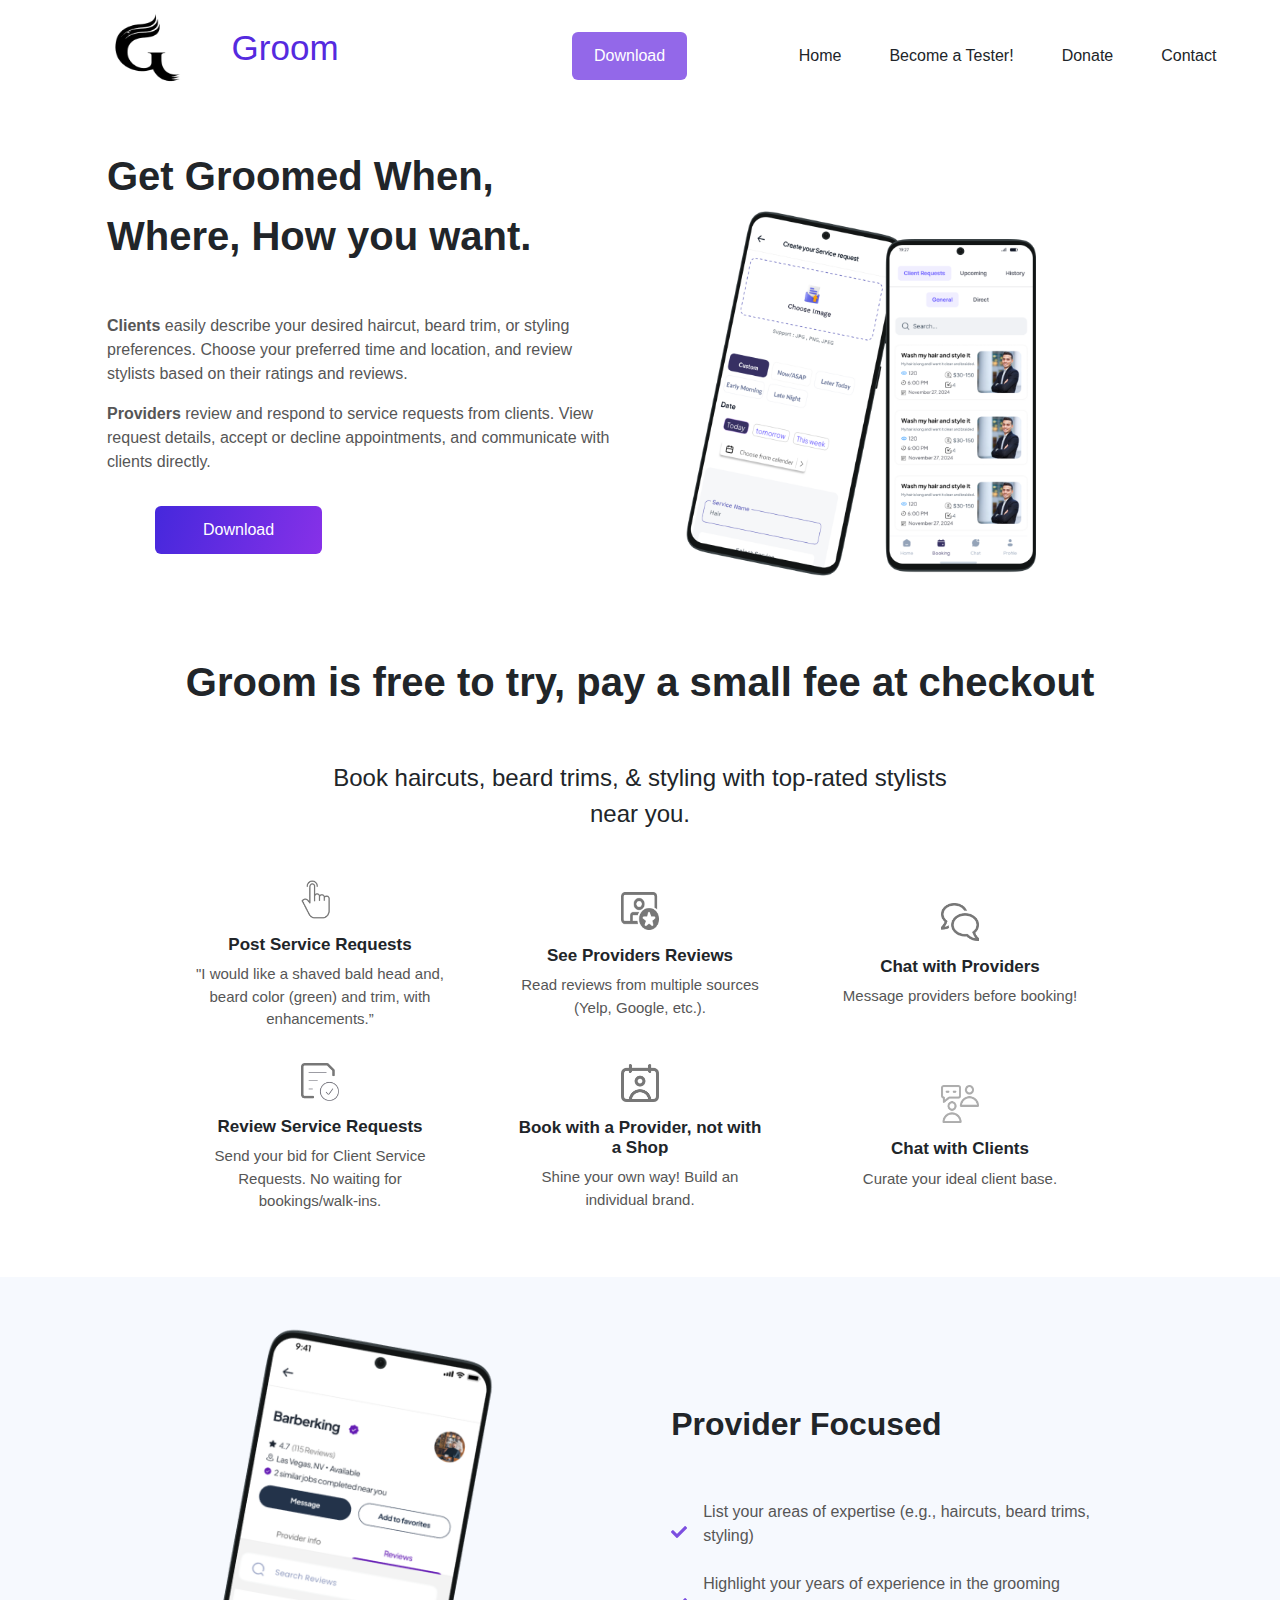
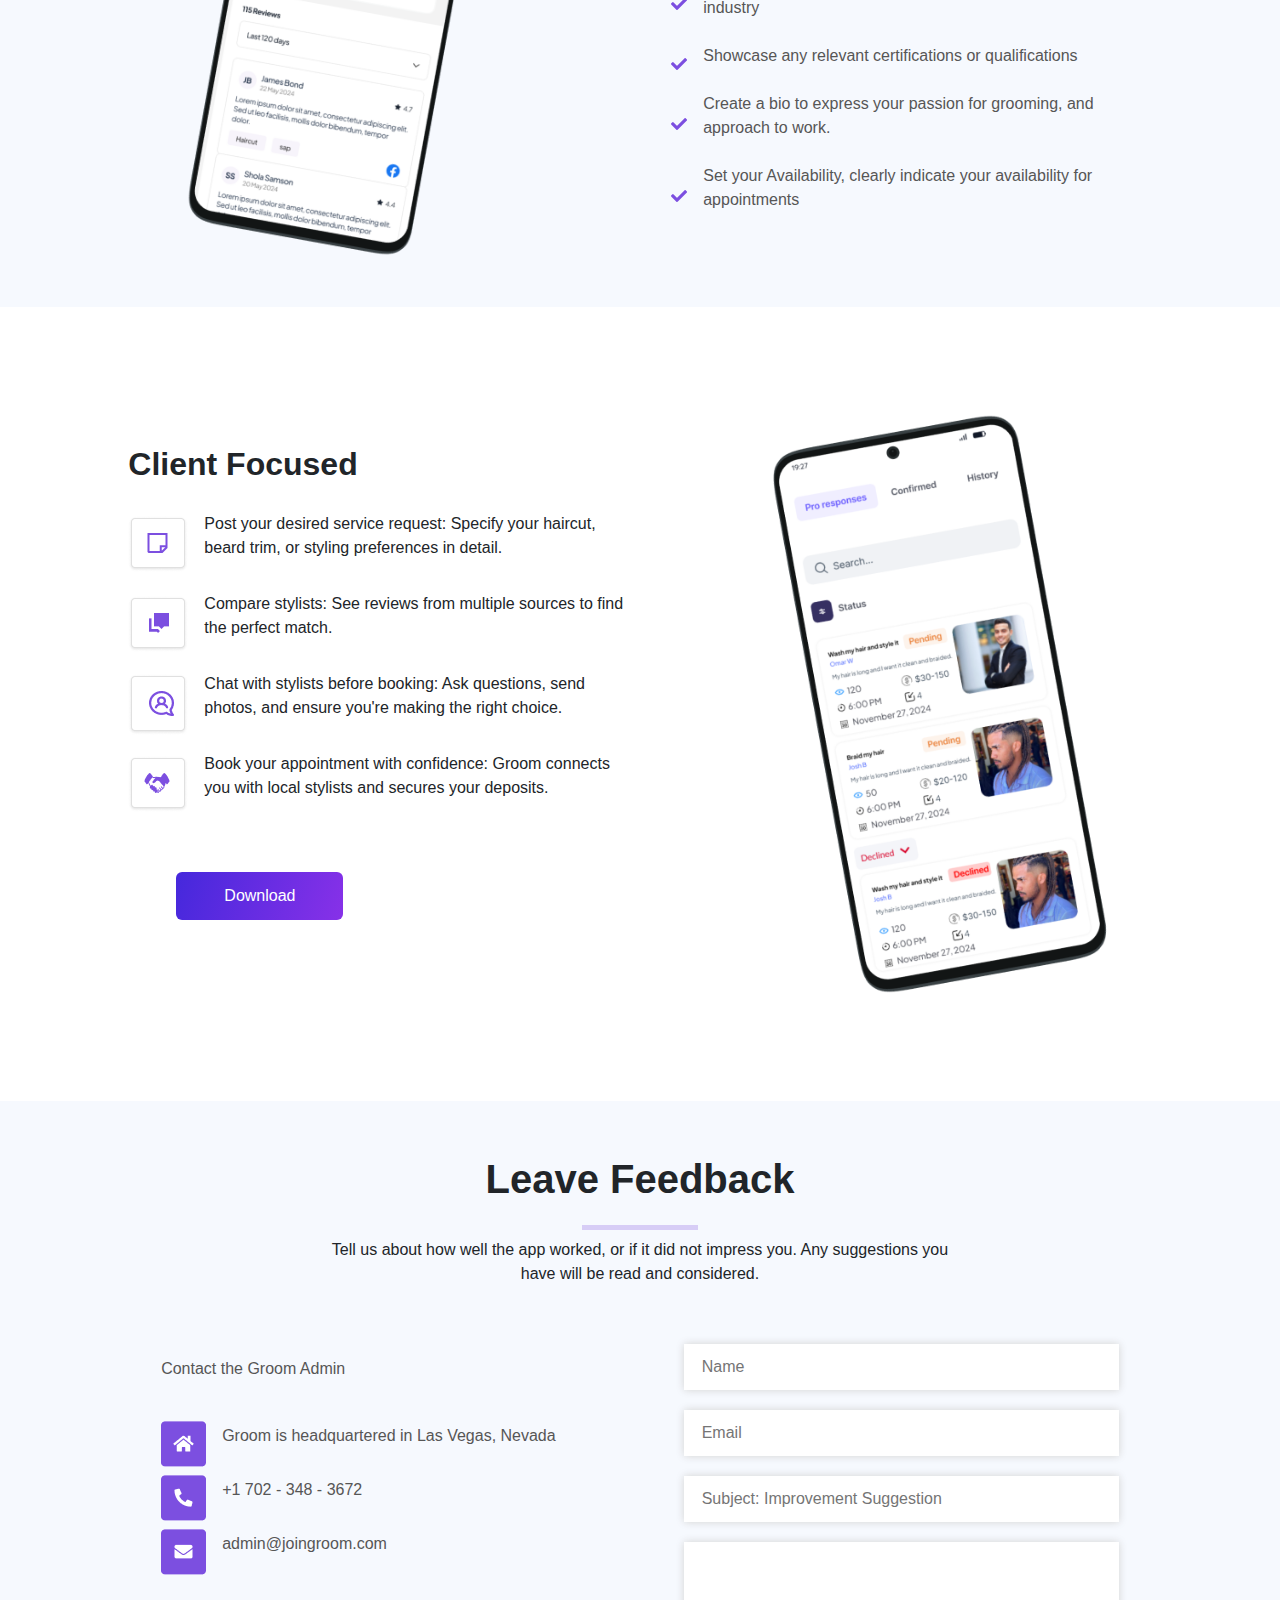
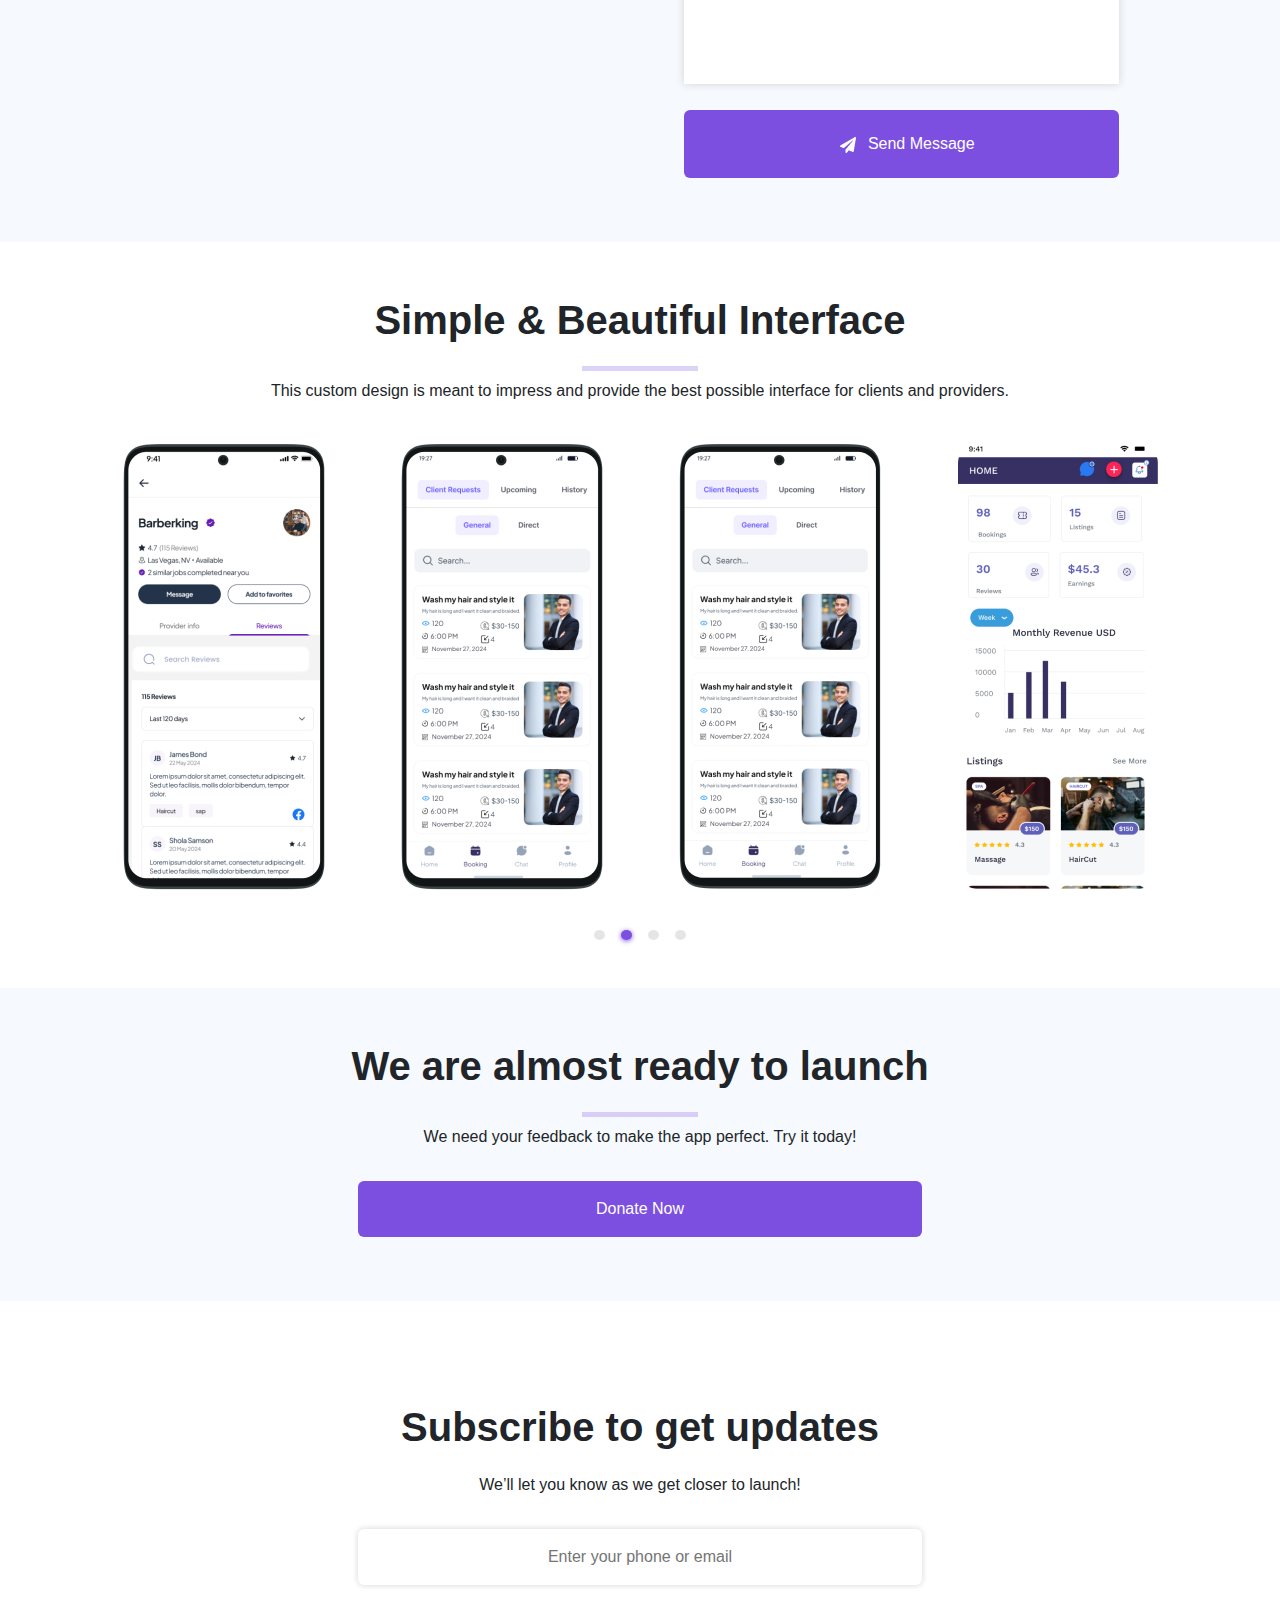
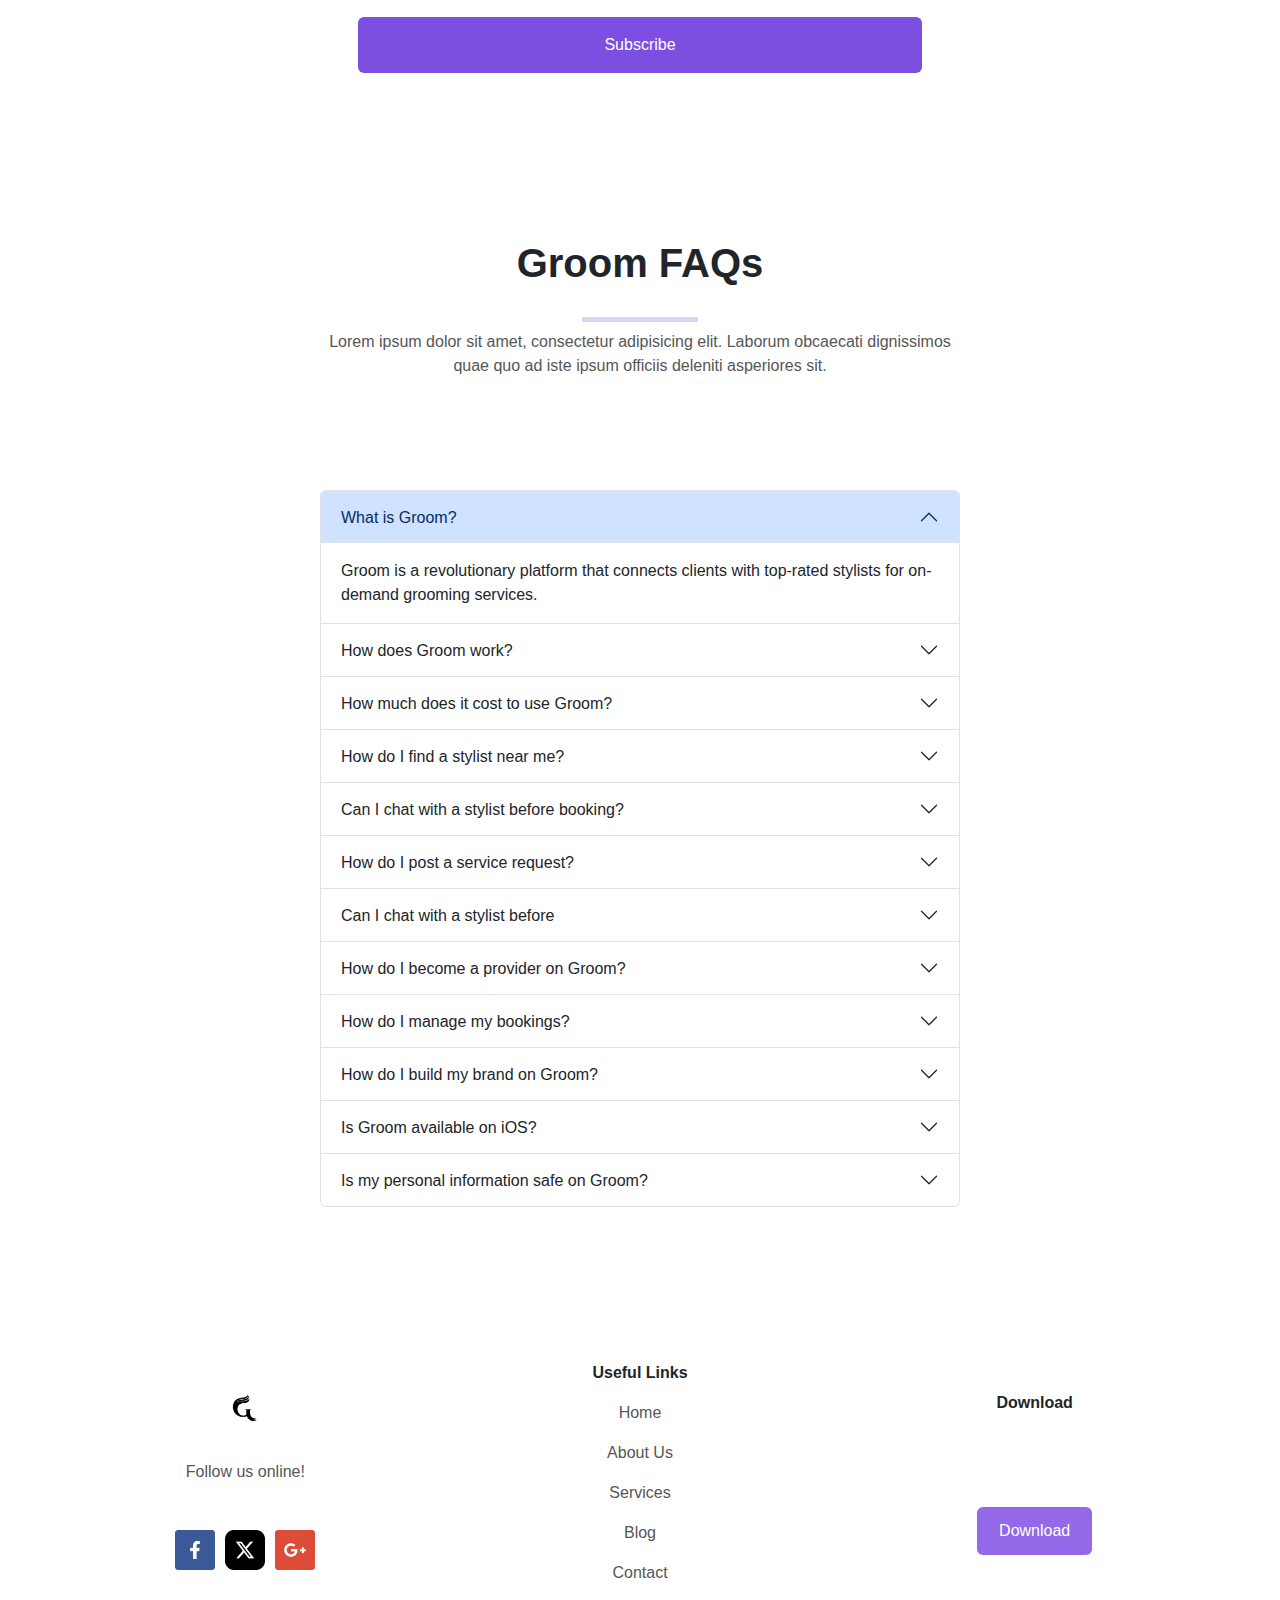
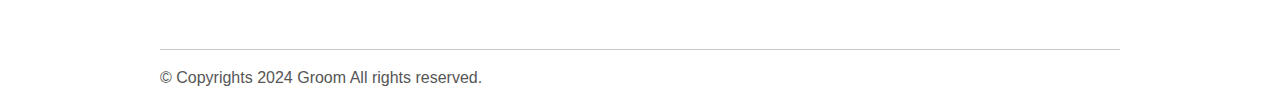
<file: index.html>
<!DOCTYPE html>
<html lang="en">

<head>
    <meta charset="UTF-8">
    <meta name="viewport" content="width=device-width, initial-scale=1.0">
    
    <link href="https://cdn.jsdelivr.net/npm/bootstrap@5.3.3/dist/css/bootstrap.min.css" rel="stylesheet"
        integrity="sha384-QWTKZyjpPEjISv5WaRU9OFeRpok6YctnYmDr5pNlyT2bRjXh0JMhjY6hW+ALEwIH" crossorigin="anonymous">
        <link rel="stylesheet" href="style.css">
    <title>Document</title>
</head>

<body>
    <nav class="d-flex justify-content-evenly align-items-center my-2">
        <div class="d-flex align-items-center" style="width: 31%;">
        <img src="./asset/logo.png" alt="logo" width="168" height="95">
        <p class="groom" >Groom</p>
    </div>
        <button class="my-3 mx-5 rounded" style=" padding: 12px 22px; border: 0; color: white; background: linear-gradient(0deg, #9368E9, #9368E9);
" type="submit">Download</button>
        <div class="d-flex gap-5" id="">
            <a class="nav-link text-dark " href="#">Home</a>

            <a class="nav-link text-dark " href="/tester.html">Become a Tester!</a>

            <a class="nav-link text-dark " href="/donation.html">Donate</a>

            <a class="nav-link text-dark " href="#">Contact</a>


        </div>
    </nav>

   

    <div style="gap: 5%;" class="mb-5 d-flex justify-content-center align-items-center">
        <div style="width: 40%;">
        <p class="fw-bold fs-1  mb-5">Get Groomed When, Where, How you want.</p>
        <p class="my-3" style="color: #565656;"><b>Clients</b> easily describe your desired haircut, beard trim, or styling preferences. Choose your preferred time and location, and review stylists based on their ratings and reviews.</p>
        <p class="my-3" style="color: #565656;"><b>Providers</b> review and respond to service requests from clients. View request details, accept or decline appointments, and communicate with clients directly.</p>
        <button class="my-3 mx-5 px-5 rounded" style=" padding: 12px 12px; border: 0; color: white; background: linear-gradient(287.73deg, #8731E8 0%, #4528DC 100%);">Download</button>

    </div>
    <div>
        <img src='./asset/thumb-1.png'  style='width: 72%; max-width: 100%'/>
    </div>
    </div>

    <p class="text-center fs-1 mt-5 fw-bold">Groom is free to try, pay a small fee at checkout</p>

    <p class="text-center m-auto my-5 fs-4 w-50">Book haircuts, beard trims, & styling with top-rated stylists near you.</p>

    <div class="w-75 my-5 m-auto d-flex align-items-center flex-wrap gap-3 justify-content-evenly">
        <div class="card" style="width: 18rem;">
            <img class="card-imgs" src="./asset/vector/Component 4.png" alt="Card image cap">
            <div class="card-body">
              <h5 class="card-title">Post Service Requests</h5>
              <p class="card-text">"I would like a shaved bald head and, beard color (green) and trim, with enhancements.”</p>
            </div>
          </div>

          <div class="card" style="width: 18rem;">
            <img class="card-imgs" src="./asset/vector/Group 1321317191.png" alt="Card image cap">
            <div class="card-body">
              <h5 class="card-title">See Providers Reviews</h5>
              <p class="card-text">Read reviews from multiple sources (Yelp, Google, etc.).</p>
            </div>
          </div>

          <div class="card" style="width: 18rem;">
            <img class="card-imgs" src="./asset/vector/Group 1321317192.png" alt="Card image cap">
            <div class="card-body">
              <h5 class="card-title">Chat with Providers </h5>
              <p class="card-text">Message providers before booking!</p>
            </div>
          </div>

          <div class="card" style="width: 18rem;">
            <img class="card-imgs" src="./asset/vector/Group 1321317193.png" alt="Card image cap">
            <div class="card-body">
              <h5 class="card-title">Review Service Requests</h5>
              <p class="card-text">Send your bid for Client Service Requests. No waiting for bookings/walk-ins.</p>
            </div>
          </div>

          <div class="card" style="width: 18rem;">
            <img class="card-imgs" src="./asset/vector/Vector.png" alt="Card image cap">
            <div class="card-body">
              <h5 class="card-title">Book with a Provider, not with a Shop</h5>
              <p class="card-text">Shine your own way! Build an individual brand.</p>
            </div>
          </div>

          <div class="card" style="width: 18rem;">
            <img class="card-imgs" src="./asset/vector/Group.png" alt="Card image cap">
            <div class="card-body">
              <h5 class="card-title">Chat with Clients</h5>
              <p class="card-text">Curate your ideal client base.</p>
            </div>
          </div>
    </div>

    <div class="d-flex my-5 justify-content-center px-3 align-items-center py-5" style="background: #F6F9FE; gap:14%;">
       
        <img src='./asset/thumb-2.png'  style='max-width: 25%'/>
     
        <div style="width: 34%;">
            <p class="fw-bold fs-2 my-5">Provider Focused</p>
            <div>
                <div style="color: #565656;" class="py-1 d-flex align-items-center gap-3">
                    <img src="./asset/Component 1.png" alt="">
                    <p>List your  areas of expertise (e.g., haircuts, beard trims, styling)</p>
                </div>
                <div style="color: #565656;" class="py-1 d-flex align-items-center gap-3">
                    <img src="./asset/Component 1.png" alt="">
                    <p>Highlight your years of experience in the grooming industry</p>
                </div>
                <div style="color: #565656;" class="py-1 d-flex align-items-center gap-3">
                    <img src="./asset/Component 1.png" alt="">
                    <p>Showcase any relevant certifications or qualifications</p>
                </div>
                <div style="color: #565656;" class="py-1 d-flex align-items-center gap-3">
                    <img src="./asset/Component 1.png" alt="">
                    <p>Create a bio to express your passion for grooming, and  approach to work.</p>
                </div>
                <div style="color: #565656;" class="py-1 d-flex align-items-center gap-3">
                    <img src="./asset/Component 1.png" alt="">
                    <p>Set your Availability, clearly indicate your availability for appointments</p>
                </div>
            </div>
        </div>
    </div>

    <div class="d-flex  justify-content-center px-3 align-items-center py-5 " style="gap: 8%;" >
       
     
        <div style="width: 40%;">
            <p class="fw-bold fs-2">Client Focused</p>
            <div>
                <div class="py-2 d-flex align-items-center gap-3">
                    <img src="./asset/Background+Border+Shadow.png" alt="">
                    <p>Post your desired service request: Specify your haircut, beard trim, or styling preferences in detail.</p>
                </div>
               
                <div class="py-2 d-flex align-items-center gap-3">
                    <img src="./asset/Background+Border+Shadow (3).png" alt="">
                    <p>Compare stylists: See reviews from multiple sources to find the perfect match.</p>
                </div>

                <div class="py-2 d-flex align-items-center gap-3">
                    <img src="./asset/Background+Border+Shadow (2).png" alt="">
                    <p>Chat with stylists before booking: Ask questions, send photos, and ensure you're making the right choice.</p>
                </div>

                <div class="py-2 d-flex align-items-center gap-3">
                    <img src="./asset/Background+Border+Shadow (1).png" alt="">
                    <p>Book your appointment with confidence: Groom connects you with local stylists and secures your deposits.</p>
                </div>
            </div>
            <button class="my-5 mx-5 px-5 rounded" style=" padding: 12px 12px; border: 0; color: white; background: linear-gradient(287.73deg, #8731E8 0%, #4528DC 100%);">Download</button>
        </div>
        <img src='./asset/thumb-2.png (1).png'  style='max-width: 34%'/>

    </div>

    <div class="my-5 py-5" style="background: #F6F9FE;">
        <p class="text-center fw-bold fs-1">Leave Feedback</p>
        <hr class="m-auto my-2" style="height: 2px;
        width: 9%;
        color: #7C4FE0;
        background-color: #7C4FE0;
        border-width: 5px;">
        <p class="text-center pb-5 w-50 m-auto ">Tell us about how well the app worked, or if it did not impress you. Any suggestions you have will be read and considered.</p>
   

    <div class="d-flex justify-content-center" style="gap: 10%;">
        <div style="margin: 23px 0px; color: #565656;">
            <p class="pb-3">Contact the Groom Admin</p>
            <div>
                <div class="py-2 d-flex align-items-center gap-3">
                    <img src="./asset/Component 10.png" alt="">
                    <p>Groom is headquartered in Las Vegas, Nevada</p>
                </div>
                <div class="d-flex align-items-center gap-3">
                    <img src="./asset/Component 10 (1).png" alt="">
                    <p>+1  702 - 348 - 3672</p>
                </div>
                <div class="py-2 d-flex align-items-center gap-3">
                    <img src="./asset/Component 10 (2).png" alt="">
                    <p>admin@joingroom.com</p>
                </div>
            </div>
        </div>

        <div class="d-flex flex-column " style="width: 34%;">
            <input  style="padding: 11px 18px; margin: 10px 0px ; box-shadow: 0 0 8px #d3d3d3;  border: 0;" type="text" placeholder="Name">
            <input  style="padding: 11px 18px; margin: 10px 0px ; box-shadow: 0 0 8px #d3d3d3;  border: 0;" type="text" placeholder="Email">
            <input  style="padding: 11px 18px; margin: 10px 0px ; box-shadow: 0 0 8px #d3d3d3;  border: 0;" type="text" placeholder="Subject: Improvement Suggestion">
            <textarea style="padding: 11px 18px; margin: 10px 0px ; box-shadow: 0 0 8px #d3d3d3;  border: 0; resize: none;" name="" id="" cols="15" rows="5"></textarea>
            <button class="my-3 px-5 rounded" style=" padding: 22px 12px; border: 0; color: white; background: #7C4FE0;
"><img style="margin:0px 12px;" src="./asset/Vector (1).png" alt="">Send Message</button>
        </div>
    </div>
</div>

    <div class="text-center">
        <p class="fw-bold fs-1 text-center">Simple & Beautiful Interface</p>
        <hr class="m-auto my-2" style="height: 2px;
        width: 9%;
        color: #7C4FE0;
        background-color: #7C4FE0;
        border-width: 5px;">
        <p>This custom design is meant to impress and provide the best possible interface for clients and providers.</p>
        <img src="./asset/Container.png" alt="">
        <div class="d-flex align-items-center justify-content-center gap-3 my-3">
            <div style="background: #0000001A;border-radius: 50%;width: 11px;height: 10px;"></div>
            <div style="background: #7C4FE0; box-shadow: 0px 1px 5px 0px #7C4FE0; border-radius: 50%;width: 11px;height: 10px;"></div>
            <div style="background: #0000001A;border-radius: 50%;width: 11px;height: 10px;"></div>
            <div style="background: #0000001A;border-radius: 50%;width: 11px;height: 10px;"></div>
        </div>
    </div>

    <div class="my-5 py-5 text-center" style="background: #F6F9FE;">
        <p class="fw-bold fs-1 text-center">We are almost ready to launch</p>
        <hr class="m-auto my-2" style="height: 2px;
        width: 9%;
        color: #7C4FE0;
        background-color: #7C4FE0;
        border-width: 5px;">
        <p>We need your feedback to make the app perfect. Try it today!</p>
        <button class="my-3 py-3 px-5 rounded" style="width: 44%; border: 0; color: white; background: #7C4FE0;
">Donate Now</button>
    </div>

    <div class=" d-flex flex-column align-items-center my-5 py-5 text-center" >
        <p class="fw-bold fs-1 text-center">Subscribe to get updates</p>
       
        <p>We’ll let you know as we get closer to launch!</p>
        <input class="my-3 py-3 px-5 rounded text-center" style="box-shadow: 0 0 6px #d3d3d3; width: 44%; border: 0;" type="text" placeholder="Enter your phone or email">
        <button class="my-3 py-3 px-5 rounded" style="width: 44%; border: 0; color: white; background: #7C4FE0;">Subscribe</button>
    </div>

    <div class="d-flex flex-column align-items-center my-5 py-5 text-center">
        <p class="fw-bold fs-1 text-center">Groom FAQs</p>
        <hr class="m-auto my-2" style="height: 2px;
        width: 9%;
        color: #7C4FE0;
        background-color: #7C4FE0;
        border-width: 5px;">
        <p class="w-50" style="color: #565656;">Lorem ipsum dolor sit amet, consectetur adipisicing elit. Laborum obcaecati dignissimos quae quo ad iste ipsum officiis deleniti asperiores sit.</p>

        
    </div>
    <div class="accordion my-5 mx-auto w-50" id="accordionExample">
        <div class="accordion-item">
          <h2 class="accordion-header">
            <button class="accordion-button" type="button" data-bs-toggle="collapse" data-bs-target="#collapseOne" aria-expanded="true" aria-controls="collapseOne">
                What is Groom?
            </button>
          </h2>
          <div id="collapseOne" class="accordion-collapse collapse show" data-bs-parent="#accordionExample">
            <div class="accordion-body">
             Groom is a revolutionary platform that connects clients with top-rated stylists for on-demand grooming services.
            </div>
          </div>
        </div>
        <div class="accordion-item">
          <h2 class="accordion-header">
            <button class="accordion-button collapsed" type="button" data-bs-toggle="collapse" data-bs-target="#collapseTwo" aria-expanded="false" aria-controls="collapseTwo">
                How does Groom work?
            </button>
          </h2>
          <div id="collapseTwo" class="accordion-collapse collapse" data-bs-parent="#accordionExample">
            <div class="accordion-body">
              Lorem, ipsum.
            </div>
          </div>
        </div>
        <div class="accordion-item">
          <h2 class="accordion-header">
            <button class="accordion-button collapsed" type="button" data-bs-toggle="collapse" data-bs-target="#collapseThree" aria-expanded="false" aria-controls="collapseThree">
                How much does it cost to use Groom?
            </button>
          </h2>
          <div id="collapseThree" class="accordion-collapse collapse" data-bs-parent="#accordionExample">
            <div class="accordion-body">
              Lorem, ipsum dolor.
            </div>
          </div>
        </div>
        <div class="accordion-item">
            <h2 class="accordion-header">
              <button class="accordion-button collapsed" type="button" data-bs-toggle="collapse" data-bs-target="#collapseThree" aria-expanded="false" aria-controls="collapseThree">
                How do I find a stylist near me?
              </button>
            </h2>
            <div id="collapseThree" class="accordion-collapse collapse" data-bs-parent="#accordionExample">
              <div class="accordion-body">
                Lorem, ipsum dolor.
              </div>
            </div>
          </div>
          <div class="accordion-item">
            <h2 class="accordion-header">
              <button class="accordion-button collapsed" type="button" data-bs-toggle="collapse" data-bs-target="#collapseThree" aria-expanded="false" aria-controls="collapseThree">
                Can I chat with a stylist before booking?
              </button>
            </h2>
            <div id="collapseThree" class="accordion-collapse collapse" data-bs-parent="#accordionExample">
              <div class="accordion-body">
                Lorem, ipsum dolor.
              </div>
            </div>
          </div>
          <div class="accordion-item">
            <h2 class="accordion-header">
              <button class="accordion-button collapsed" type="button" data-bs-toggle="collapse" data-bs-target="#collapseThree" aria-expanded="false" aria-controls="collapseThree">
                How do I post a service request?
              </button>
            </h2>
            <div id="collapseThree" class="accordion-collapse collapse" data-bs-parent="#accordionExample">
              <div class="accordion-body">
                Lorem, ipsum dolor.
              </div>
            </div>
          </div>
          <div class="accordion-item">
            <h2 class="accordion-header">
              <button class="accordion-button collapsed" type="button" data-bs-toggle="collapse" data-bs-target="#collapseThree" aria-expanded="false" aria-controls="collapseThree">
                Can I chat with a stylist before
              </button>
            </h2>
            <div id="collapseThree" class="accordion-collapse collapse" data-bs-parent="#accordionExample">
              <div class="accordion-body">
                Lorem, ipsum dolor.
              </div>
            </div>
          </div>

        <div class="accordion-item">
            <h2 class="accordion-header">
              <button class="accordion-button collapsed" type="button" data-bs-toggle="collapse" data-bs-target="#collapseThree" aria-expanded="false" aria-controls="collapseThree">
                How do I become a provider on Groom?
              </button>
            </h2>
            <div id="collapseThree" class="accordion-collapse collapse" data-bs-parent="#accordionExample">
              <div class="accordion-body">
                Lorem, ipsum dolor.
              </div>
            </div>
          </div>
          <div class="accordion-item">
            <h2 class="accordion-header">
              <button class="accordion-button collapsed" type="button" data-bs-toggle="collapse" data-bs-target="#collapseThree" aria-expanded="false" aria-controls="collapseThree">
                How do I manage my bookings?
              </button>
            </h2>
            <div id="collapseThree" class="accordion-collapse collapse" data-bs-parent="#accordionExample">
              <div class="accordion-body">
                Lorem, ipsum dolor.
              </div>
            </div>
          </div>
          <div class="accordion-item">
            <h2 class="accordion-header">
              <button class="accordion-button collapsed" type="button" data-bs-toggle="collapse" data-bs-target="#collapseThree" aria-expanded="false" aria-controls="collapseThree">
                How do I build my brand on Groom?
              </button>
            </h2>
            <div id="collapseThree" class="accordion-collapse collapse" data-bs-parent="#accordionExample">
              <div class="accordion-body">
                Lorem, ipsum dolor.
              </div>
            </div>
          </div>
          <div class="accordion-item">
            <h2 class="accordion-header">
              <button class="accordion-button collapsed" type="button" data-bs-toggle="collapse" data-bs-target="#collapseThree" aria-expanded="false" aria-controls="collapseThree">
                Is Groom available on iOS?
              </button>
            </h2>
            <div id="collapseThree" class="accordion-collapse collapse" data-bs-parent="#accordionExample">
              <div class="accordion-body">
                Lorem, ipsum dolor.
              </div>
            </div>
          </div>
          <div class="accordion-item">
            <h2 class="accordion-header">
              <button class="accordion-button collapsed" type="button" data-bs-toggle="collapse" data-bs-target="#collapseThree" aria-expanded="false" aria-controls="collapseThree">
                Is my personal information safe on Groom?
              </button>
            </h2>
            <div id="collapseThree" class="accordion-collapse collapse" data-bs-parent="#accordionExample">
              <div class="accordion-body">
                Lorem, ipsum dolor.
              </div>
            </div>
          </div>
      </div>

    <div style="color:#565656; margin-top: 12%;" class="row mx-5">
        <div class="col d-flex flex-column justify-content-evenly align-items-center">
            <img src="./asset/logo.png" alt="" width="62px">
            <p>Follow us online!</p>
            <img src="./asset/Frame 1321317274.png" alt="">
        </div>
        <div class="col text-center">
            <p class="fw-bold text-dark">Useful Links</p>
            <p>Home</p>
            <p>About Us</p>
            <p>Services</p>
            <p>Blog</p>
            <p>Contact</p>
        </div>
        <div class="col d-flex align-items-center justify-content-around flex-column">
            <p class="fw-bold text-dark">Download</p>
            <button class="my-3 mx-5 rounded" style=" padding: 12px 22px; border: 0; color: white; background: linear-gradient(0deg, #9368E9, #9368E9);
" type="submit">Download</button>
        </div>
    </div>
    <div class="w-75 m-auto mt-5">
    <hr>
    <p style="color: #565656;">© Copyrights 2024 Groom All rights reserved.</p>
</div>
    <script src="https://cdn.jsdelivr.net/npm/bootstrap@5.3.3/dist/js/bootstrap.bundle.min.js"
        integrity="sha384-YvpcrYf0tY3lHB60NNkmXc5s9fDVZLESaAA55NDzOxhy9GkcIdslK1eN7N6jIeHz"
        crossorigin="anonymous"></script>
</body>

</html>
</file>
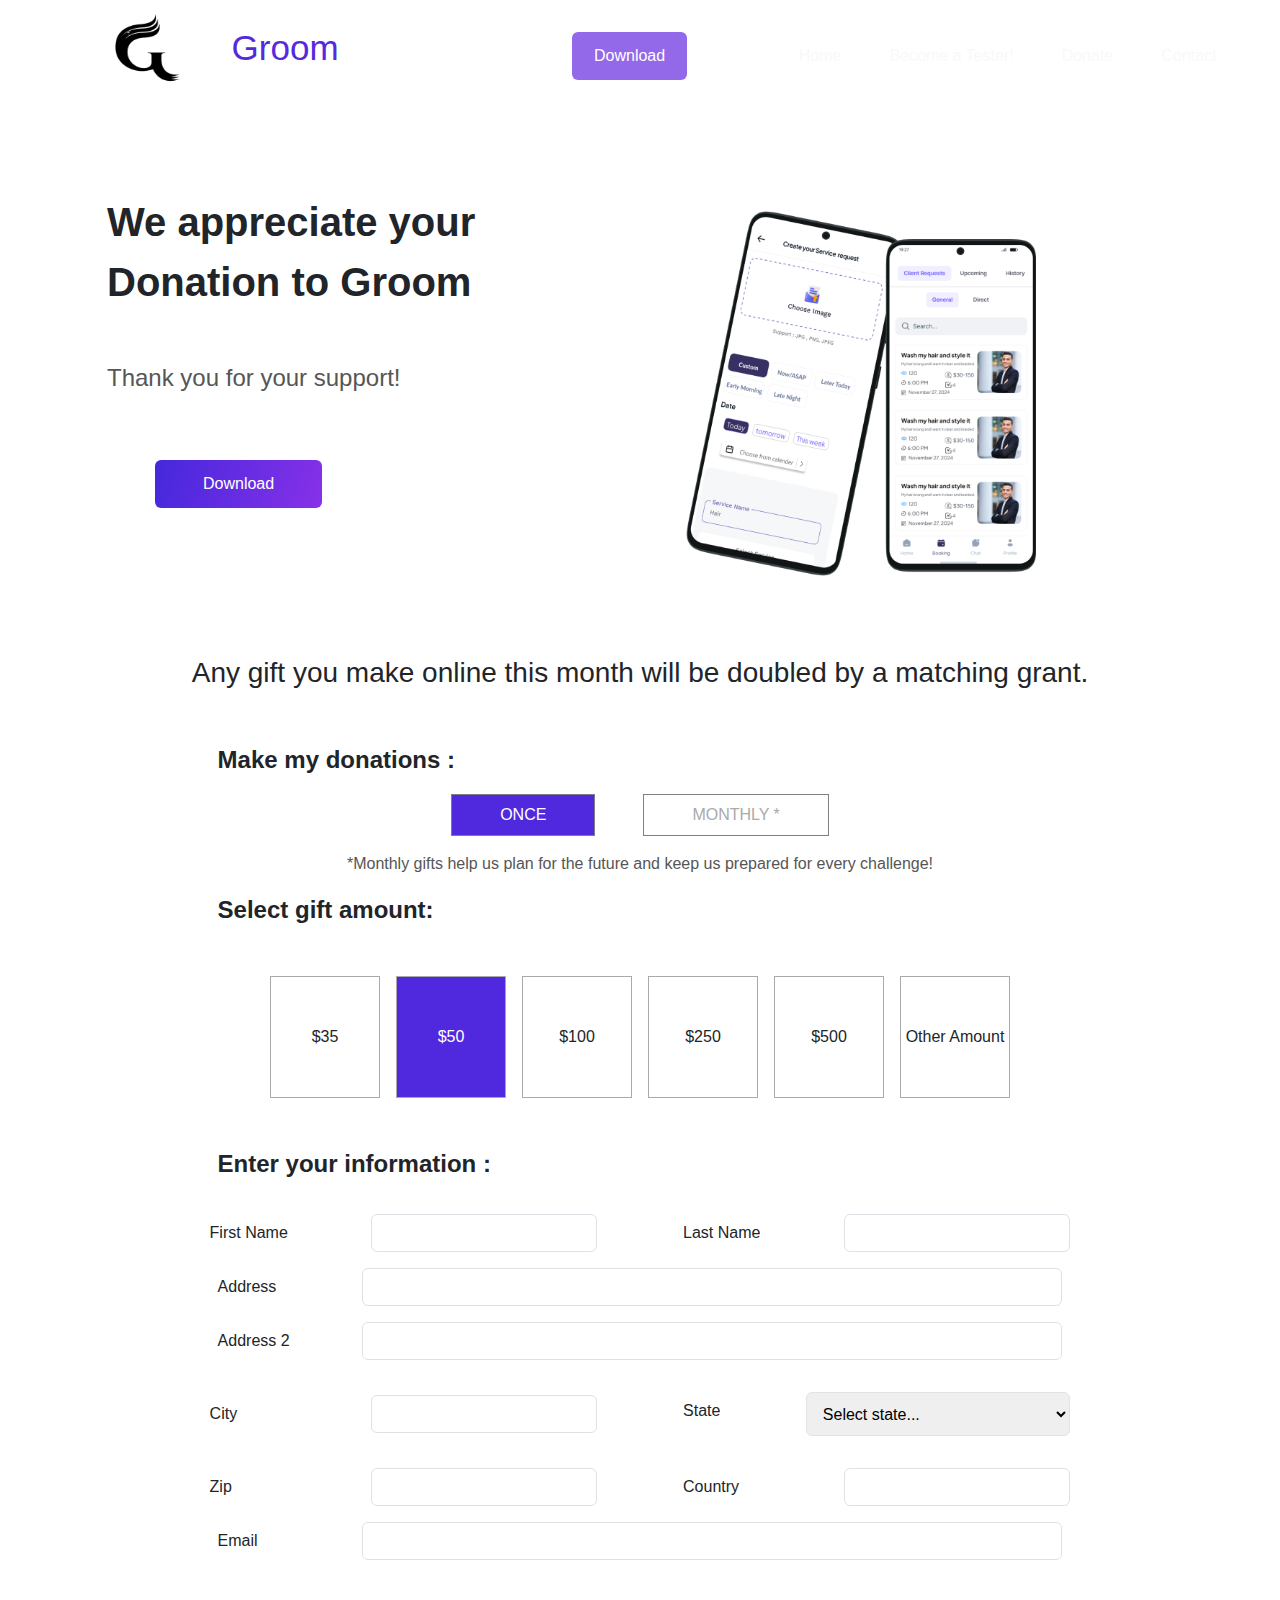
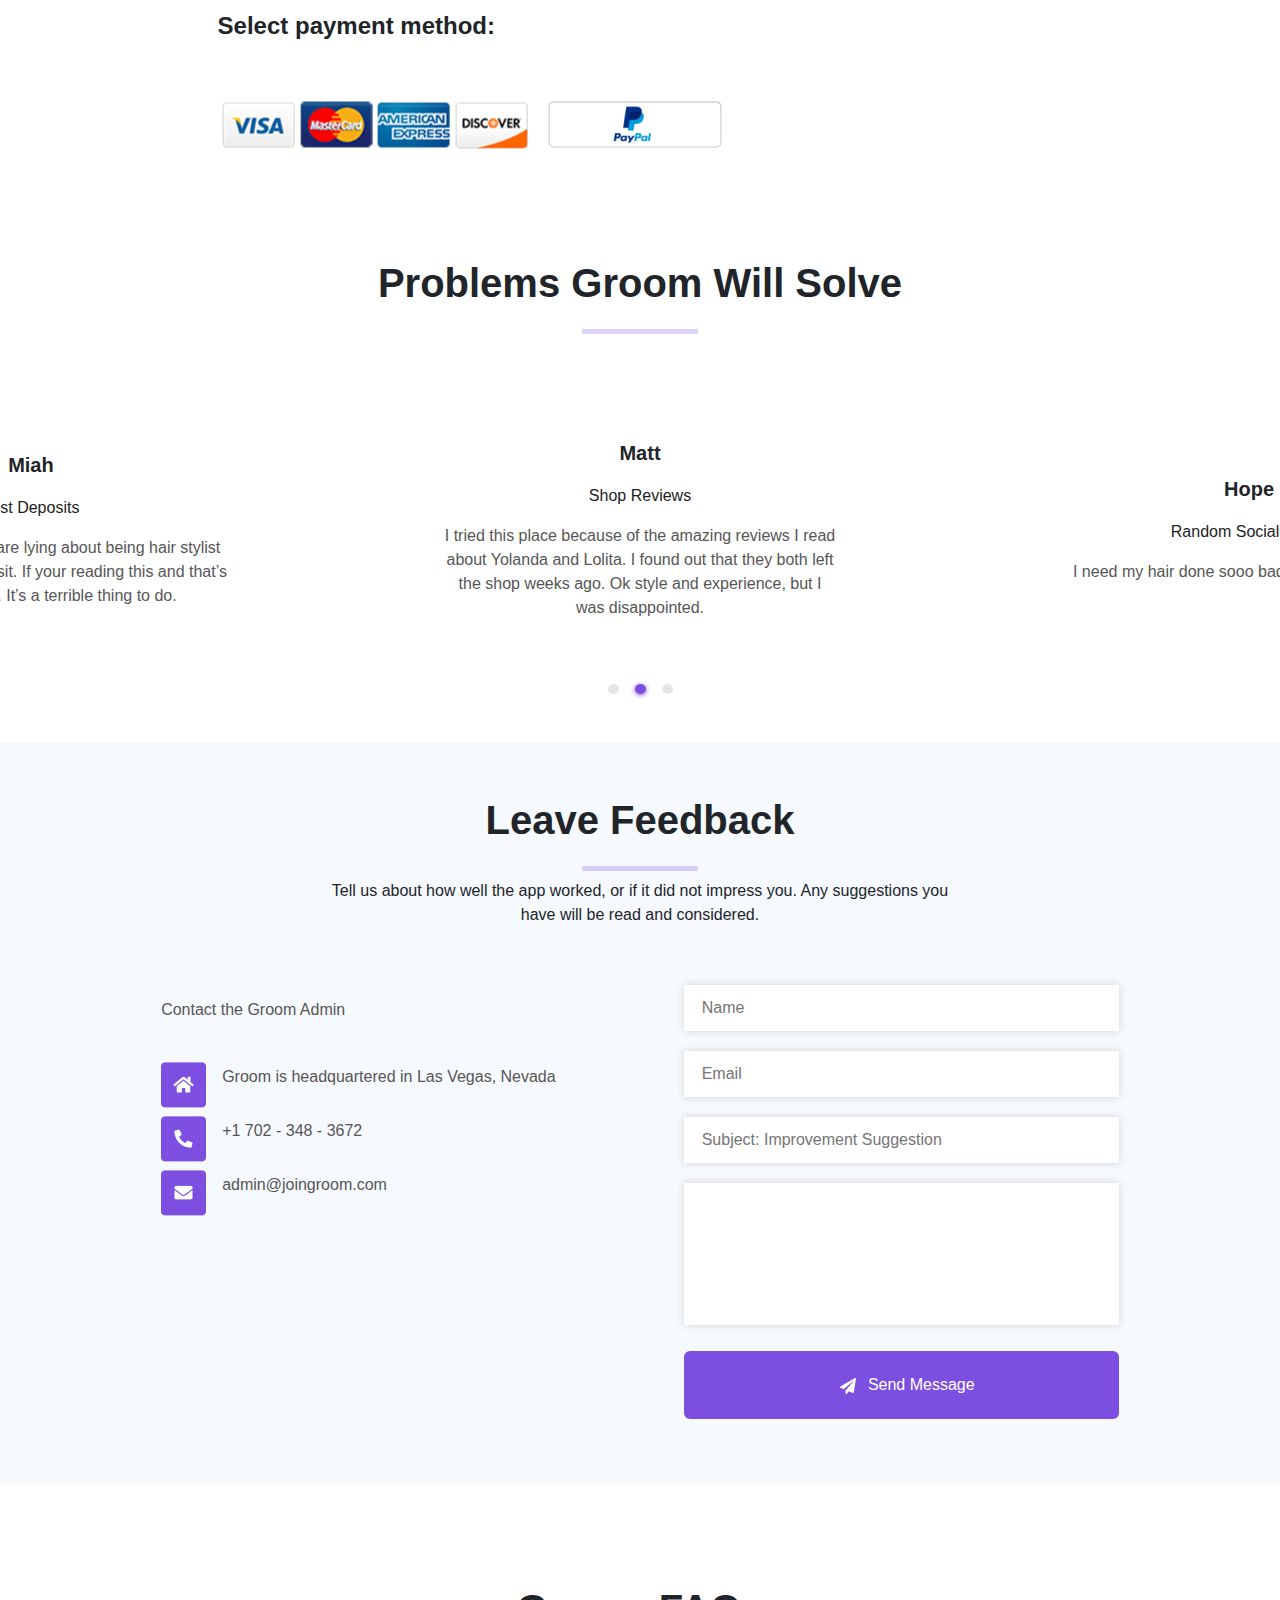
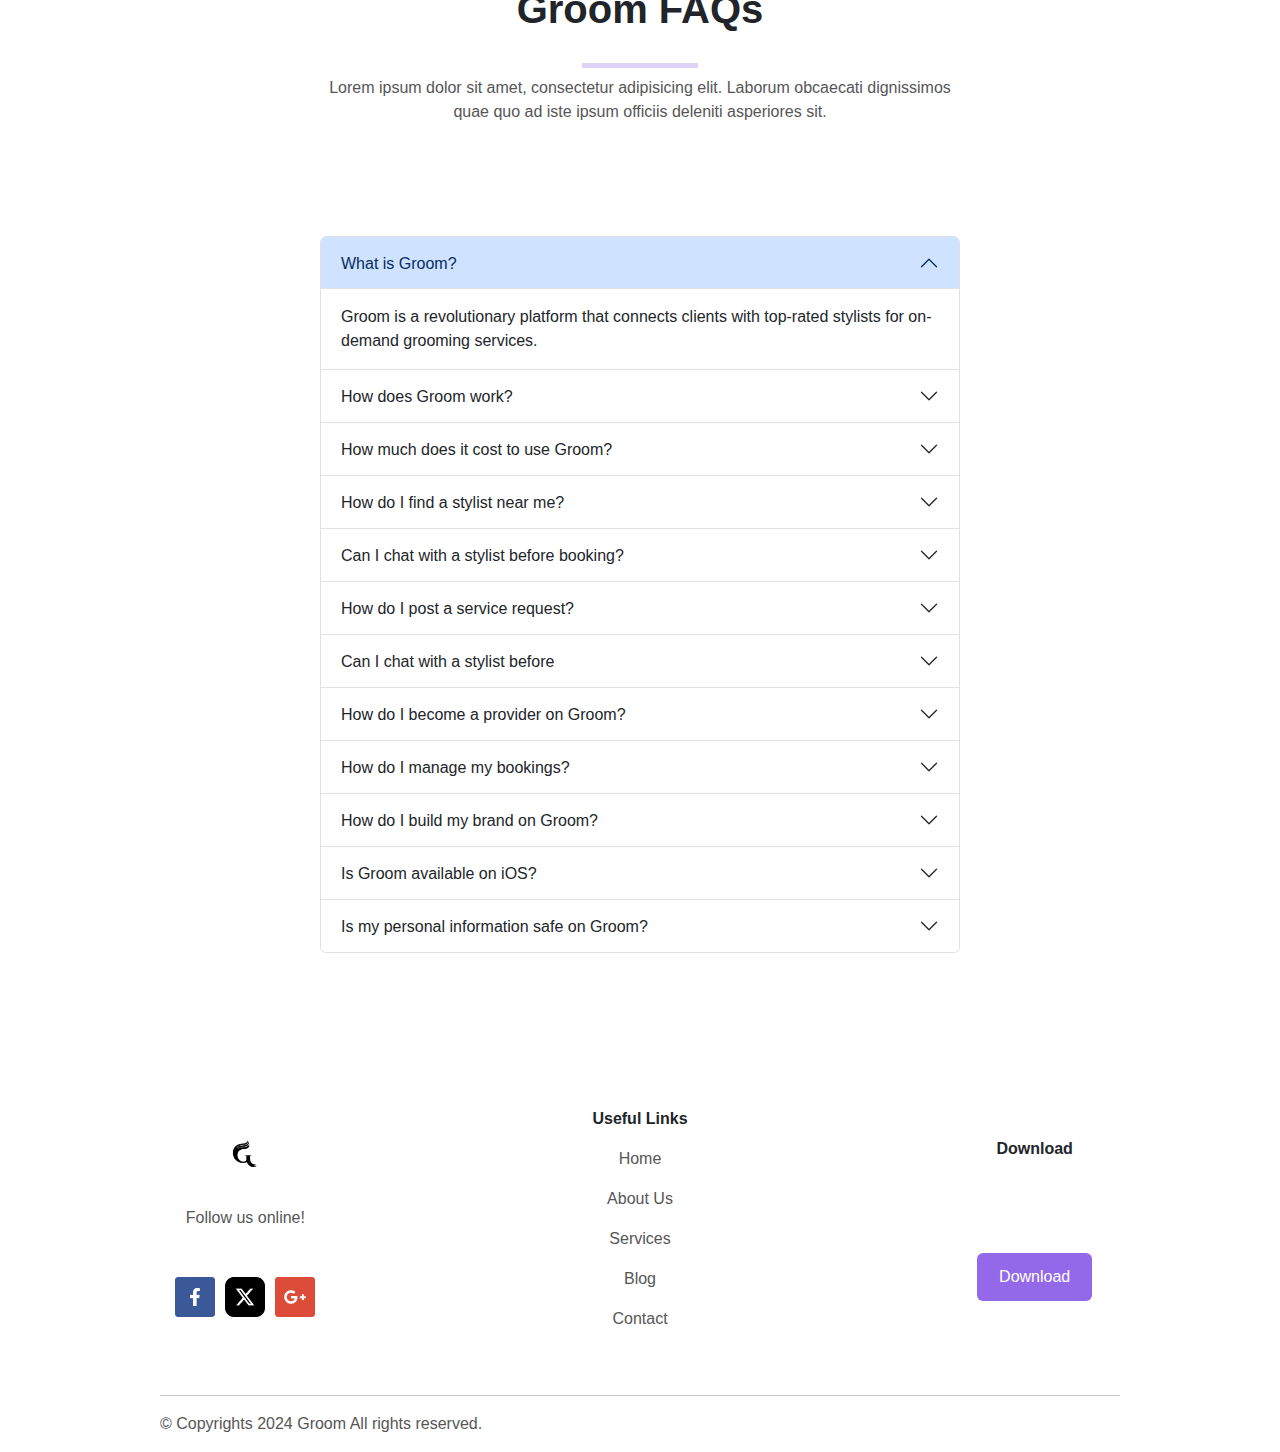
<file: donation.html>
<!DOCTYPE html>
<html lang="en">
<head>
    <meta charset="UTF-8">
    <meta name="viewport" content="width=device-width, initial-scale=1.0">
    <link href="https://cdn.jsdelivr.net/npm/bootstrap@5.3.3/dist/css/bootstrap.min.css" rel="stylesheet"
    integrity="sha384-QWTKZyjpPEjISv5WaRU9OFeRpok6YctnYmDr5pNlyT2bRjXh0JMhjY6hW+ALEwIH" crossorigin="anonymous">
    <link rel="stylesheet" href="style.css">
    <title>Document</title>
</head>
<body>
    <nav class="d-flex justify-content-evenly align-items-center my-2">
        <div class="d-flex align-items-center" style="width: 31%;">
        <img src="./asset/logo.png" alt="logo" width="168" height="95">
        <p class="groom" >Groom</p>
    </div>
        <button class="my-3 mx-5 rounded" style=" padding: 12px 22px; border: 0; color: white; background: linear-gradient(0deg, #9368E9, #9368E9);
" type="submit">Download</button>
        <div class="d-flex gap-5" id="">
            <a class="nav-link text-light " href="/index.html">Home</a>

            <a class="nav-link text-light " href="/tester.html">Become a Tester!</a>

            <a class="nav-link text-light " href="/donation.html">Donate</a>

            <a class="nav-link text-light " href="#">Contact</a>


        </div>
    </nav>

  

    <div style="gap: 5%;" class="mb-5 d-flex justify-content-center align-items-center">
        <div style="width: 40%;">
        <p class="fw-bold fs-1  mb-5">We appreciate your Donation to Groom</p>
        <p class="my-5 fs-4" style="color: #565656;">Thank you for your support!</p>
        <button class="my-3 mx-5 px-5 rounded" style=" padding: 12px 12px; border: 0; color: white; background: linear-gradient(287.73deg, #8731E8 0%, #4528DC 100%);">Download</button>

    </div>
    <div>
        <img src='./asset/thumb-1.png'  style='width: 72%; max-width: 100%'/>
    </div>
    </div>

    <p class="text-center fs-3 w-75 m-auto  my-5 fw-normal">Any gift you make online this month will be doubled by a matching grant.</p>

    <div style="width: 66%;" class="m-auto">
        <div>
            <p class="fw-bold fs-4">Make my donations :</p>
            <DIV class="d-flex align-items-center justify-content-center gap-5">
                <button class="px-5 py-2" style="border:1px solid gray; background: #5029DE; color: white;
">ONCE</button>
                <button class="px-5 py-2" style="border:1px solid gray; color:#AAAAAA; background: white; ">MONTHLY *</button>
            </DIV>
            <p class="text-center my-3" style="color: #565656;">*Monthly gifts help us plan for the future and keep us prepared for every challenge!</p>
        </div>
        <div>
            <p class="fw-bold fs-4 ">Select gift amount:</p>
            <div class="my-5 d-flex gap-3 justify-content-center align-items-center">
                <div class="text-center py-5" style="width: 110px;border: 1px solid #AAAAAA">$35</div>
                <div class="text-center py-5" style="background: #5029DE; color: white;
 width: 110px; border: 1px solid #AAAAAA">$50</div>
                <div class="text-center py-5" style="width: 110px; border: 1px solid #AAAAAA">$100</div>
                <div class="text-center py-5" style="width: 110px; border: 1px solid #AAAAAA">$250</div>
                <div class="text-center py-5" style="width: 110px; border: 1px solid #AAAAAA">$500</div>
                <div class="text-center py-5" style="width: 110px; border: 1px solid #AAAAAA">Other Amount</div>
            </div>
        </div>
        <div class="fw-bold fs-4">Enter your information :</div>

          <form>
            
            <div class="my-3 row g-3 align-items-center justify-content-between">
                <div class="p-0 col-auto d-flex" style="width: 45%;">
                    <label for="inputPassword6" class="w-75 col-form-label">First Name</label>
                    <input type="password" id="inputPassword6" class="form-control" aria-describedby="passwordHelpInline">
                </div>
                <div class="p-0 col-auto d-flex" style="width: 45%;">
                    <label for="inputPassword6" class="col-form-label w-75">Last Name</label>
                    <input type="password" id="inputPassword6" class="form-control" aria-describedby="passwordHelpInline">
                </div>
              </div>
              
            <div class="row my-3">
                <label for="inputEmail3" class="col-sm-2 col-form-label">Address</label>
                <div class="col-sm-10">
                  <input type="email" class="form-control" id="inputEmail3">
                </div>
              </div>

              <div class="row my-3">
                <label for="inputEmail3" class="col-sm-2 col-form-label">Address 2</label>
                <div class="col-sm-10">
                  <input type="email" class="form-control" id="inputEmail3">
                </div>
              </div>
              <div class="my-3 row g-3 align-items-center justify-content-between">
                <div class="p-0 col-auto d-flex" style="width: 45%;">
                    <label for="inputPassword6" class="w-75 col-form-label">City</label>
                    <input type="password" id="inputPassword6" class="form-control" aria-describedby="passwordHelpInline">
                </div>
                <div class="p-0 col-auto d-flex" style="width: 45%;">
                    <label for="inputPassword6" class="col-form-label w-75">State</label>
                    <select id="state" name="state" required>
                        <option value="">Select state...</option>
                        <option value="AL">Alabama</option>
                        <option value="AK">Alaska</option>
                        <option value="AZ">Arizona</option>
                        <!-- Add other states as needed -->
                    </select>   
                </div>
              </div>
              
              <div class="my-3 row g-3 align-items-center justify-content-between">
                <div class="p-0 col-auto d-flex" style="width: 45%;">
                    <label for="inputPassword6" class="w-75 col-form-label">Zip</label>
                    <input type="password" id="inputPassword6" class="form-control" aria-describedby="passwordHelpInline">
                </div>
                <div class="p-0 col-auto d-flex" style="width: 45%;">
                    <label for="inputPassword6" class="col-form-label w-75">Country</label>
                    <input type="password" id="inputPassword6" class="form-control" aria-describedby="passwordHelpInline">
                </div>
              </div>
           
           
              <div class="row my-3">
                <label for="inputEmail3" class="col-sm-2 col-form-label">Email</label>
                <div class="col-sm-10">
                  <input type="email" class="form-control" id="inputEmail3">
                </div>
              </div>
           
        </form>

        <div class="fw-bold fs-4 my-5">Select payment method:</div>
        <div class="d-flex gap-3 align-items-center">
            <img src="./asset/cc_combined.png.png" alt="">
            <img src="./asset/Button.png" alt="">
        </div>

        
    </div>

    <div class="my-5 py-5" >
        <p class="text-center fw-bold fs-1">Problems Groom Will Solve</p>
        <hr class="m-auto my-2" style="height: 2px;
        width: 9%;
        color: #7C4FE0;
        background-color: #7C4FE0;
        border-width: 5px;">
    </div>

    <div class="d-flex align-items-center gap-5 my-5 " style="overflow: hidden;">
        <div class="text-center " style="position: relative; left: -13%; width: 35%;">
            <p class="fw-bold fs-5">Miah</p>
            <p style="color: #222222;">Lost Deposits</p>
            <p style="color: #565656;" class="fw-light fs-6">It’s really sad that ppl are lying about being hair stylist just to take a $25 deposit. If your reading this and that’s you please stop. It’s a terrible thing to do.</p>
        </div>
        <div class="text-center " style="width: 35%;">
            <p class="fw-bold fs-5">Matt</p>
            <p style="color: #222222;">Shop Reviews</p>
            <p style="color: #565656;" class="fw-light fs-6">I tried this place because of the amazing reviews I read about Yolanda and Lolita. I found out that they both left the shop weeks ago. Ok style and experience, but I was disappointed.</p>
        </div>
       
        <div class="text-center " style="position: relative; right: -13%;  width: 35%;">
            <p class="fw-bold fs-5">Hope</p>
            <p style="color: #222222;">Random Social Media</p>
            <p style="color: #565656;" class="fw-light fs-6">I need my hair done sooo bad BRAIDERS TAP IN</p>
        </div>

       
    </div>
    <div class="d-flex align-items-center justify-content-center gap-3 my-3">
        <div style="background: #0000001A;border-radius: 50%;width: 11px;height: 10px;"></div>
        <div style="background: #7C4FE0; box-shadow: 0px 1px 5px 0px #7C4FE0; border-radius: 50%;width: 11px;height: 10px;"></div>
        <div style="background: #0000001A;border-radius: 50%;width: 11px;height: 10px;"></div>
       
    </div>
    
    <div class="my-5 py-5" style="background: #F6F9FE;">
        <p class="text-center fw-bold fs-1">Leave Feedback</p>
        <hr class="m-auto my-2" style="height: 2px;
        width: 9%;
        color: #7C4FE0;
        background-color: #7C4FE0;
        border-width: 5px;">
        <p class="text-center pb-5 w-50 m-auto ">Tell us about how well the app worked, or if it did not impress you. Any suggestions you have will be read and considered.</p>
   

    <div class="d-flex justify-content-center" style="gap: 10%;">
        <div style="margin: 23px 0px; color: #565656;">
            <p class="pb-3">Contact the Groom Admin</p>
            <div>
                <div class="py-2 d-flex align-items-center gap-3">
                    <img src="./asset/Component 10.png" alt="">
                    <p>Groom is headquartered in Las Vegas, Nevada</p>
                </div>
                <div class="d-flex align-items-center gap-3">
                    <img src="./asset/Component 10 (1).png" alt="">
                    <p>+1  702 - 348 - 3672</p>
                </div>
                <div class="py-2 d-flex align-items-center gap-3">
                    <img src="./asset/Component 10 (2).png" alt="">
                    <p>admin@joingroom.com</p>
                </div>
            </div>
        </div>

        <div class="d-flex flex-column " style="width: 34%;">
            <input  style="padding: 11px 18px; margin: 10px 0px ; box-shadow: 0 0 8px #d3d3d3;  border: 0;" type="text" placeholder="Name">
            <input  style="padding: 11px 18px; margin: 10px 0px ; box-shadow: 0 0 8px #d3d3d3;  border: 0;" type="text" placeholder="Email">
            <input  style="padding: 11px 18px; margin: 10px 0px ; box-shadow: 0 0 8px #d3d3d3;  border: 0;" type="text" placeholder="Subject: Improvement Suggestion">
            <textarea style="padding: 11px 18px; margin: 10px 0px ; box-shadow: 0 0 8px #d3d3d3;  border: 0; resize: none;" name="" id="" cols="15" rows="5"></textarea>
            <button class="my-3 px-5 rounded" style=" padding: 22px 12px; border: 0; color: white; background: #7C4FE0;
"><img style="margin:0px 12px;" src="./asset/Vector (1).png" alt="">Send Message</button>
        </div>
    </div>
</div>

<div class="d-flex flex-column align-items-center my-5 py-5 text-center">
    <p class="fw-bold fs-1 text-center">Groom FAQs</p>
    <hr class="m-auto my-2" style="height: 2px;
    width: 9%;
    color: #7C4FE0;
    background-color: #7C4FE0;
    border-width: 5px;">
    <p class="w-50" style="color: #565656;">Lorem ipsum dolor sit amet, consectetur adipisicing elit. Laborum obcaecati dignissimos quae quo ad iste ipsum officiis deleniti asperiores sit.</p>

    
</div>
<div class="accordion my-5 mx-auto w-50" id="accordionExample">
    <div class="accordion-item">
      <h2 class="accordion-header">
        <button class="accordion-button" type="button" data-bs-toggle="collapse" data-bs-target="#collapseOne" aria-expanded="true" aria-controls="collapseOne">
            What is Groom?
        </button>
      </h2>
      <div id="collapseOne" class="accordion-collapse collapse show" data-bs-parent="#accordionExample">
        <div class="accordion-body">
         Groom is a revolutionary platform that connects clients with top-rated stylists for on-demand grooming services.
        </div>
      </div>
    </div>
    <div class="accordion-item">
      <h2 class="accordion-header">
        <button class="accordion-button collapsed" type="button" data-bs-toggle="collapse" data-bs-target="#collapseTwo" aria-expanded="false" aria-controls="collapseTwo">
            How does Groom work?
        </button>
      </h2>
      <div id="collapseTwo" class="accordion-collapse collapse" data-bs-parent="#accordionExample">
        <div class="accordion-body">
          Lorem, ipsum.
        </div>
      </div>
    </div>
    <div class="accordion-item">
      <h2 class="accordion-header">
        <button class="accordion-button collapsed" type="button" data-bs-toggle="collapse" data-bs-target="#collapseThree" aria-expanded="false" aria-controls="collapseThree">
            How much does it cost to use Groom?
        </button>
      </h2>
      <div id="collapseThree" class="accordion-collapse collapse" data-bs-parent="#accordionExample">
        <div class="accordion-body">
          Lorem, ipsum dolor.
        </div>
      </div>
    </div>
    <div class="accordion-item">
        <h2 class="accordion-header">
          <button class="accordion-button collapsed" type="button" data-bs-toggle="collapse" data-bs-target="#collapseThree" aria-expanded="false" aria-controls="collapseThree">
            How do I find a stylist near me?
          </button>
        </h2>
        <div id="collapseThree" class="accordion-collapse collapse" data-bs-parent="#accordionExample">
          <div class="accordion-body">
            Lorem, ipsum dolor.
          </div>
        </div>
      </div>
      <div class="accordion-item">
        <h2 class="accordion-header">
          <button class="accordion-button collapsed" type="button" data-bs-toggle="collapse" data-bs-target="#collapseThree" aria-expanded="false" aria-controls="collapseThree">
            Can I chat with a stylist before booking?
          </button>
        </h2>
        <div id="collapseThree" class="accordion-collapse collapse" data-bs-parent="#accordionExample">
          <div class="accordion-body">
            Lorem, ipsum dolor.
          </div>
        </div>
      </div>
      <div class="accordion-item">
        <h2 class="accordion-header">
          <button class="accordion-button collapsed" type="button" data-bs-toggle="collapse" data-bs-target="#collapseThree" aria-expanded="false" aria-controls="collapseThree">
            How do I post a service request?
          </button>
        </h2>
        <div id="collapseThree" class="accordion-collapse collapse" data-bs-parent="#accordionExample">
          <div class="accordion-body">
            Lorem, ipsum dolor.
          </div>
        </div>
      </div>
      <div class="accordion-item">
        <h2 class="accordion-header">
          <button class="accordion-button collapsed" type="button" data-bs-toggle="collapse" data-bs-target="#collapseThree" aria-expanded="false" aria-controls="collapseThree">
            Can I chat with a stylist before
          </button>
        </h2>
        <div id="collapseThree" class="accordion-collapse collapse" data-bs-parent="#accordionExample">
          <div class="accordion-body">
            Lorem, ipsum dolor.
          </div>
        </div>
      </div>

    <div class="accordion-item">
        <h2 class="accordion-header">
          <button class="accordion-button collapsed" type="button" data-bs-toggle="collapse" data-bs-target="#collapseThree" aria-expanded="false" aria-controls="collapseThree">
            How do I become a provider on Groom?
          </button>
        </h2>
        <div id="collapseThree" class="accordion-collapse collapse" data-bs-parent="#accordionExample">
          <div class="accordion-body">
            Lorem, ipsum dolor.
          </div>
        </div>
      </div>
      <div class="accordion-item">
        <h2 class="accordion-header">
          <button class="accordion-button collapsed" type="button" data-bs-toggle="collapse" data-bs-target="#collapseThree" aria-expanded="false" aria-controls="collapseThree">
            How do I manage my bookings?
          </button>
        </h2>
        <div id="collapseThree" class="accordion-collapse collapse" data-bs-parent="#accordionExample">
          <div class="accordion-body">
            Lorem, ipsum dolor.
          </div>
        </div>
      </div>
      <div class="accordion-item">
        <h2 class="accordion-header">
          <button class="accordion-button collapsed" type="button" data-bs-toggle="collapse" data-bs-target="#collapseThree" aria-expanded="false" aria-controls="collapseThree">
            How do I build my brand on Groom?
          </button>
        </h2>
        <div id="collapseThree" class="accordion-collapse collapse" data-bs-parent="#accordionExample">
          <div class="accordion-body">
            Lorem, ipsum dolor.
          </div>
        </div>
      </div>
      <div class="accordion-item">
        <h2 class="accordion-header">
          <button class="accordion-button collapsed" type="button" data-bs-toggle="collapse" data-bs-target="#collapseThree" aria-expanded="false" aria-controls="collapseThree">
            Is Groom available on iOS?
          </button>
        </h2>
        <div id="collapseThree" class="accordion-collapse collapse" data-bs-parent="#accordionExample">
          <div class="accordion-body">
            Lorem, ipsum dolor.
          </div>
        </div>
      </div>
      <div class="accordion-item">
        <h2 class="accordion-header">
          <button class="accordion-button collapsed" type="button" data-bs-toggle="collapse" data-bs-target="#collapseThree" aria-expanded="false" aria-controls="collapseThree">
            Is my personal information safe on Groom?
          </button>
        </h2>
        <div id="collapseThree" class="accordion-collapse collapse" data-bs-parent="#accordionExample">
          <div class="accordion-body">
            Lorem, ipsum dolor.
          </div>
        </div>
      </div>
  </div>

<div style="color:#565656; margin-top: 12%;" class="row mx-5">
    <div class="col d-flex flex-column justify-content-evenly align-items-center">
        <img src="./asset/logo.png" alt="" width="62px">
        <p>Follow us online!</p>
        <img src="./asset/Frame 1321317274.png" alt="">
    </div>
    <div class="col text-center">
        <p class="fw-bold text-dark">Useful Links</p>
        <p>Home</p>
        <p>About Us</p>
        <p>Services</p>
        <p>Blog</p>
        <p>Contact</p>
    </div>
    <div class="col d-flex align-items-center justify-content-around flex-column">
        <p class="fw-bold text-dark">Download</p>
        <button class="my-3 mx-5 rounded" style=" padding: 12px 22px; border: 0; color: white; background: linear-gradient(0deg, #9368E9, #9368E9);
" type="submit">Download</button>
    </div>
</div>
<div class="w-75 m-auto mt-5">
<hr>
<p style="color: #565656;">© Copyrights 2024 Groom All rights reserved.</p>
</div>

    <script src="https://cdn.jsdelivr.net/npm/bootstrap@5.3.3/dist/js/bootstrap.bundle.min.js"
    integrity="sha384-YvpcrYf0tY3lHB60NNkmXc5s9fDVZLESaAA55NDzOxhy9GkcIdslK1eN7N6jIeHz"
    crossorigin="anonymous"></script>
</body>
</html>
</file>
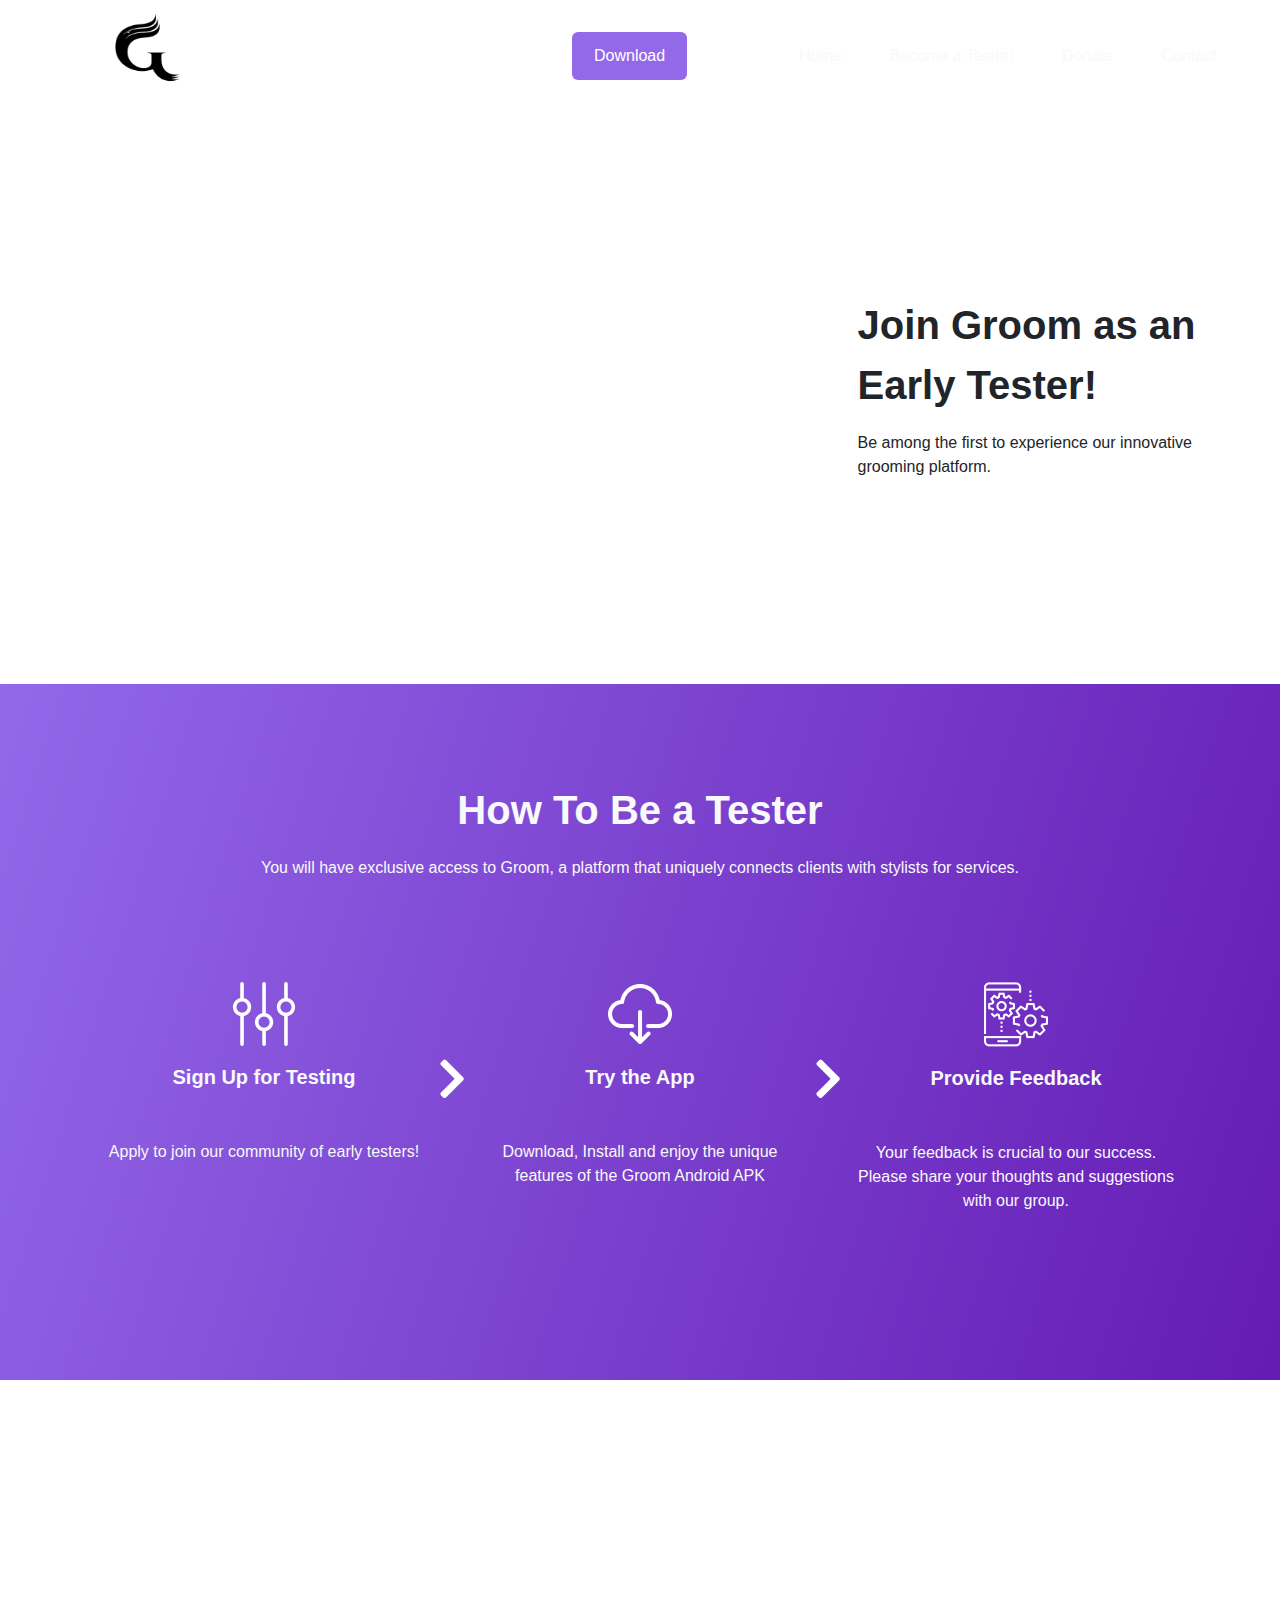
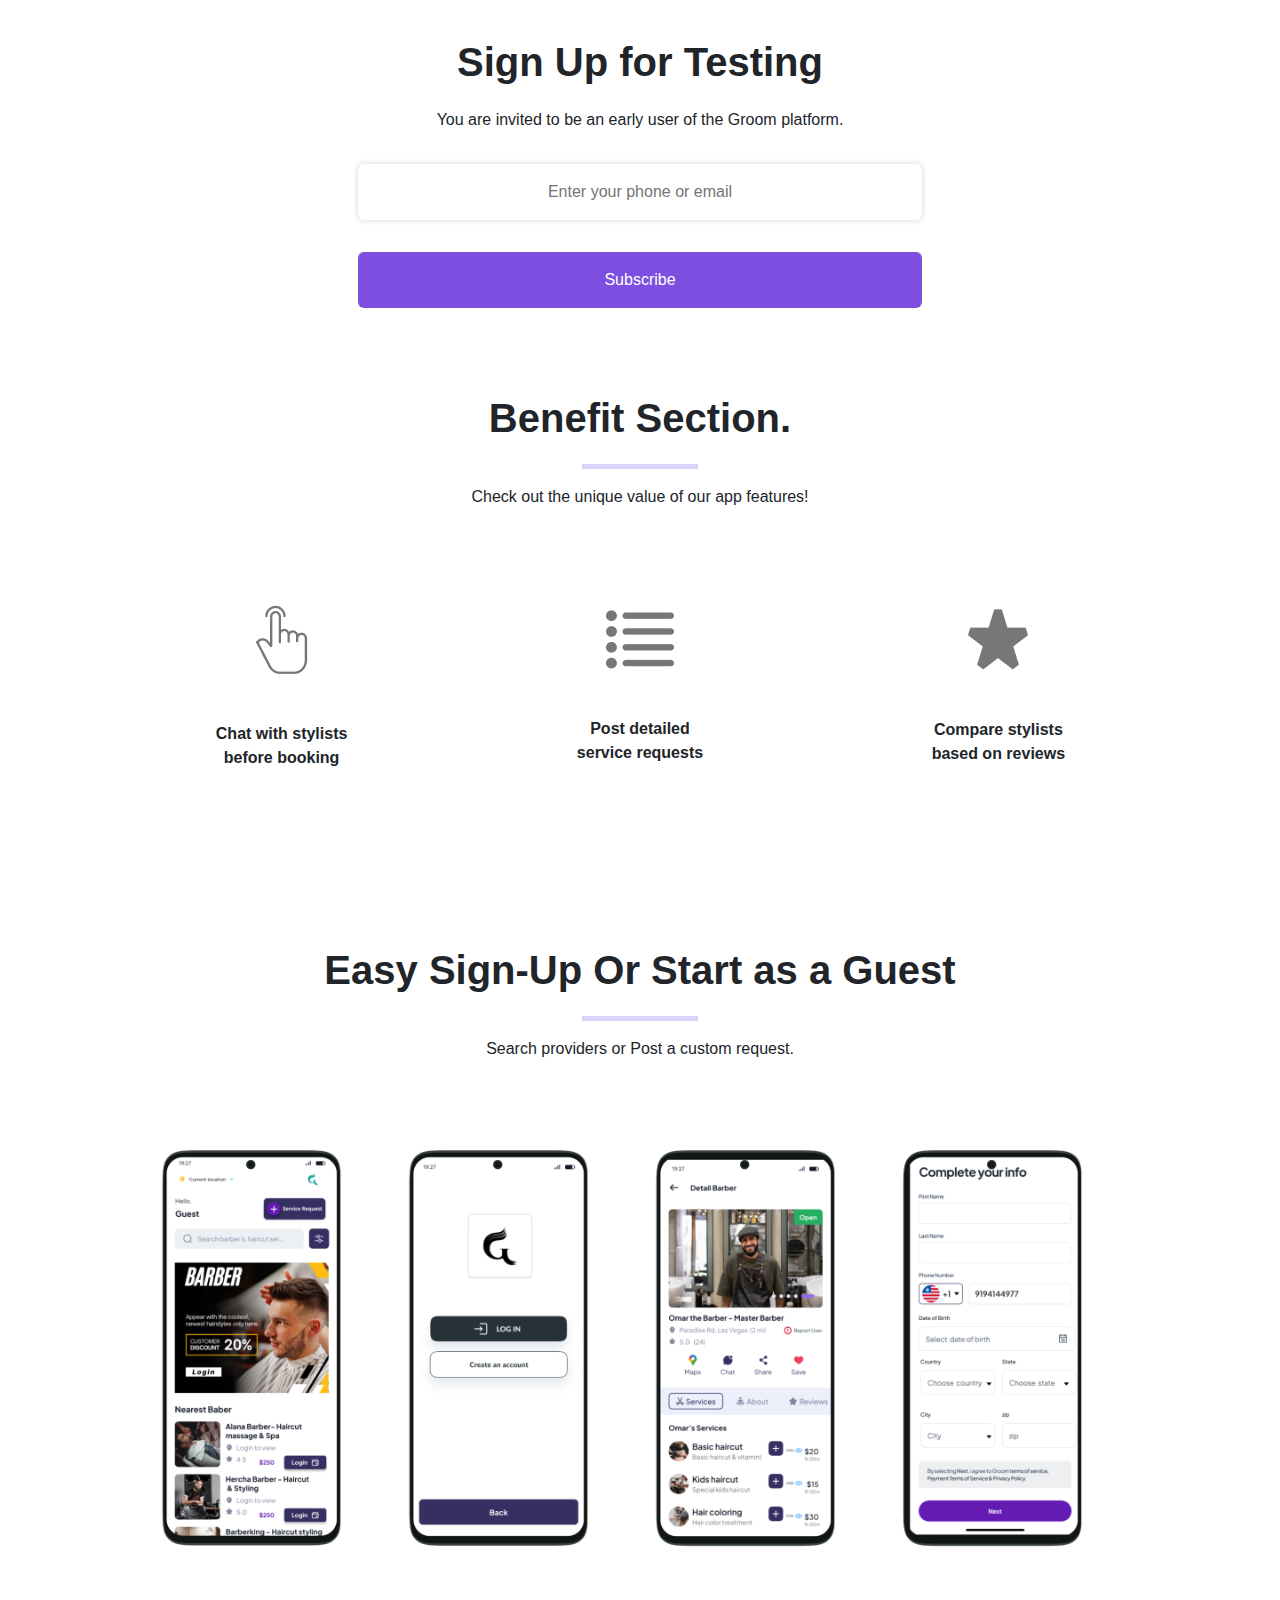
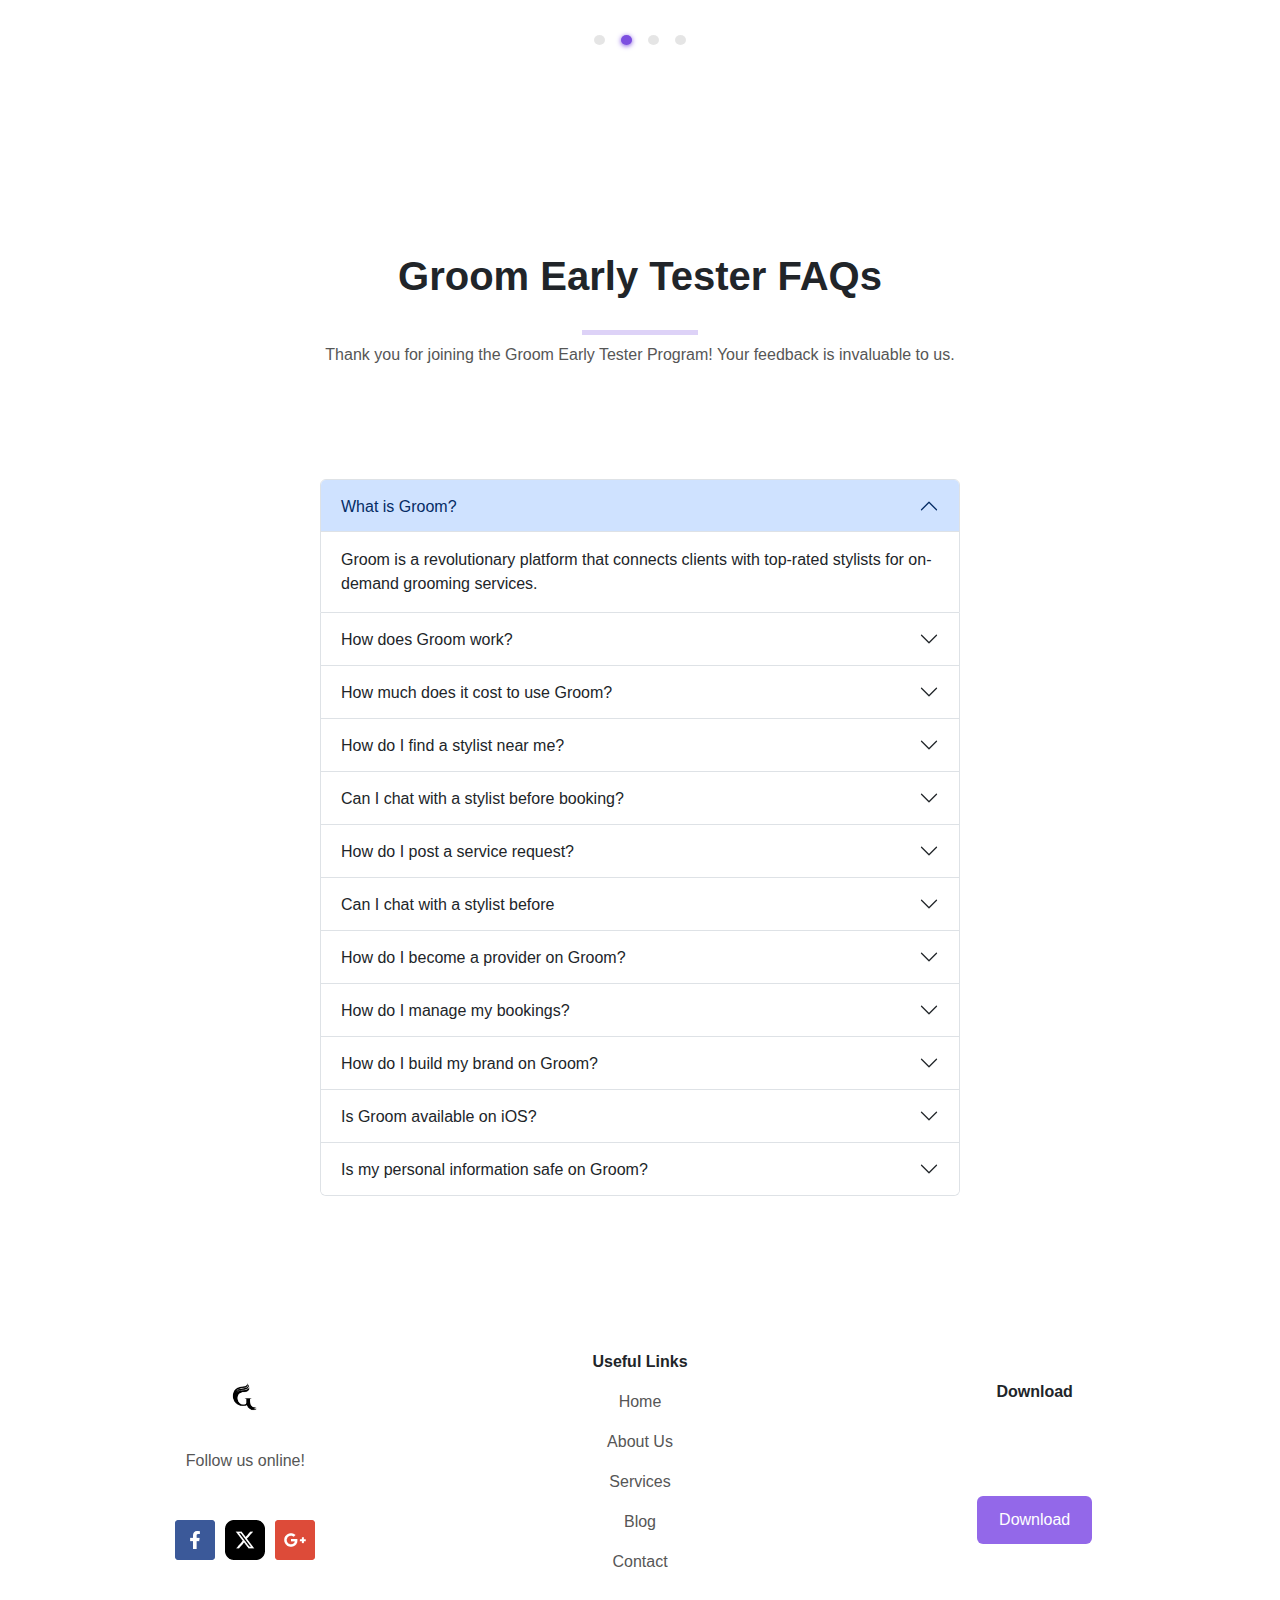
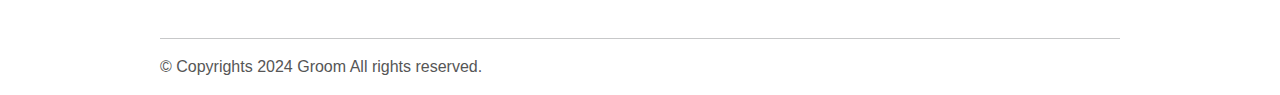
<file: tester.html>
<!DOCTYPE html>
<html lang="en">
<head>
    <meta charset="UTF-8">
    <meta name="viewport" content="width=device-width, initial-scale=1.0">
    <link href="https://cdn.jsdelivr.net/npm/bootstrap@5.3.3/dist/css/bootstrap.min.css" rel="stylesheet"
    integrity="sha384-QWTKZyjpPEjISv5WaRU9OFeRpok6YctnYmDr5pNlyT2bRjXh0JMhjY6hW+ALEwIH" crossorigin="anonymous">
    <link rel="stylesheet" href="style.css">
    <title>Document</title>
</head>
<body>
    <nav class="d-flex justify-content-evenly align-items-center my-2">
        <div class="d-flex align-items-center" style="width: 31%;">
        <img src="./asset/logo.png" alt="logo" width="168" height="95">
        <p class="groom" style="color: white;" >Groom</p>
    </div>
        <button class="my-3 mx-5 rounded" style=" padding: 12px 22px; border: 0; color: white; background: linear-gradient(0deg, #9368E9, #9368E9);
" type="submit">Download</button>
        <div class="d-flex gap-5" id="">
            <a class="nav-link text-light " href="/index.html">Home</a>

            <a class="nav-link text-light " href="/tester.html">Become a Tester!</a>

            <a class="nav-link text-light " href="/donation.html">Donate</a>

            <a class="nav-link text-light " href="#">Contact</a>


        </div>
    </nav>



    <div style="width: 31%;
    margin: 15% 0% 0% 67%;">
        <p class=" fs-1 mt-5 fw-bold">Join Groom as an Early Tester!</p>
        <p>Be among the first to experience our innovative grooming platform.</p>
    </div>


    <div class="py-5 text-center text-light" style="margin: 16% 0%; background: linear-gradient(287.33deg, #641BB4 0%, #9368E9 100%);
">
        <p class="fs-1 mt-5 fw-bold">How To Be a Tester</p>
        <p class="fw-light">You will have exclusive access to Groom, a platform that uniquely connects clients with stylists for services.</p>
        <div style="margin: 8% 0%;" class="d-flex align-items-start justify-content-center gap-3">
            <div style="width: 25%;">
                <img src="./asset/settings.png.png" alt="">
                <p class="fw-bold my-3 fs-5 mb-5">Sign Up for Testing</p>
                <p>Apply to join our community of early testers!</p>
            </div>
            <img style="margin-top: 6%;" src="./asset/Symbol.png" alt="">
            <div style="width: 25%;">
                <img src="./asset/download.png.png" alt="">
                <p class="fw-bold my-3 fs-5 mb-5">Try the App</p>
                <p>Download, Install and enjoy the unique features of the Groom Android APK</p>
            </div>
            <img style="margin-top: 6%;" src="./asset/Symbol.png" alt="">
            <div style="width: 25%;">
                <img src="./asset/app.png.png" alt="">
                <p class="fw-bold my-3 fs-5 mb-5">Provide Feedback</p>
                <p>Your feedback is crucial to our success. Please share your thoughts and suggestions with our group.</p>
            </div>
        </div>
    </div>

    <div class=" d-flex flex-column align-items-center my-3 py-5 text-center" >
        <p class="fw-bold fs-1 text-center">Sign Up for Testing</p>
       
        <p>You are invited to be an early user of the Groom platform. </p>
        <input class="my-3 py-3 px-5 rounded text-center" style="box-shadow: 0 0 6px #d3d3d3; width: 44%; border: 0;" type="text" placeholder="Enter your phone or email">
        <button class="my-3 py-3 px-5 rounded" style="width: 44%; border: 0; color: white; background: #7C4FE0;">Subscribe</button>
    </div>

    <div>
        <p class="fw-bold fs-1 text-center">Benefit Section.</p>
        <hr class="m-auto my-2" style="height: 2px;
        width: 9%;
        color: #7C4FE0;
        background-color: #7C4FE0;
        border-width: 5px;">
        <p class="text-center my-3">Check out the unique value of our app features!</p>
        <div class="my-5 d-flex justify-content-evenly align-items-center text-center">
            <div  style="width: 12%;" class="">
                <img src="./asset/Vector (2).png"  class="my-5" alt="">
                <p class="fw-bold">Chat with stylists before booking</p>
            </div>
            <div style="width: 12%;" >
                <img src="./asset/Group (1).png"  class="my-5" alt="">
                <p class="fw-bold">Post detailed service requests</p>
            </div>
            <div style="width: 12%;" >
                <img src="./asset/Vector (3).png" class="my-5"  alt="">
                <p class="fw-bold">Compare stylists based on reviews</p>
            </div>
        </div>

    </div>
    
    <div  style="margin: 12% 0%;">
        <p class="fw-bold fs-1 text-center">Easy Sign-Up Or Start as a Guest</p>
        <hr class="m-auto my-2" style="height: 2px;
        width: 9%;
        color: #7C4FE0;
        background-color: #7C4FE0;
        border-width: 5px;">
        <p class="text-center my-3">Search providers or Post a custom request.</p>
        <img style="margin: 4% 10%; width: 77%;" src="./asset/Container (1).png" alt="">
        <div class="d-flex align-items-center justify-content-center gap-3 my-3">
            <div style="background: #0000001A;border-radius: 50%;width: 11px;height: 10px;"></div>
            <div style="background: #7C4FE0; box-shadow: 0px 1px 5px 0px #7C4FE0; border-radius: 50%;width: 11px;height: 10px;"></div>
            <div style="background: #0000001A;border-radius: 50%;width: 11px;height: 10px;"></div>
            <div style="background: #0000001A;border-radius: 50%;width: 11px;height: 10px;"></div>
        </div>
    </div>

    <div class="d-flex flex-column align-items-center my-5 py-5 text-center">
        <p class="fw-bold fs-1 text-center">Groom Early Tester FAQs
        </p>
        <hr class="m-auto my-2" style="height: 2px;
        width: 9%;
        color: #7C4FE0;
        background-color: #7C4FE0;
        border-width: 5px;">
        <p class="w-50" style="color: #565656;">Thank you for joining the Groom Early Tester Program! Your feedback is invaluable to us.</p>

        
    </div>

    <div class="accordion my-5 mx-auto w-50" id="accordionExample">
        <div class="accordion-item">
          <h2 class="accordion-header">
            <button class="accordion-button" type="button" data-bs-toggle="collapse" data-bs-target="#collapseOne" aria-expanded="true" aria-controls="collapseOne">
                What is Groom?
            </button>
          </h2>
          <div id="collapseOne" class="accordion-collapse collapse show" data-bs-parent="#accordionExample">
            <div class="accordion-body">
             Groom is a revolutionary platform that connects clients with top-rated stylists for on-demand grooming services.
            </div>
          </div>
        </div>
        <div class="accordion-item">
          <h2 class="accordion-header">
            <button class="accordion-button collapsed" type="button" data-bs-toggle="collapse" data-bs-target="#collapseTwo" aria-expanded="false" aria-controls="collapseTwo">
                How does Groom work?
            </button>
          </h2>
          <div id="collapseTwo" class="accordion-collapse collapse" data-bs-parent="#accordionExample">
            <div class="accordion-body">
              Lorem, ipsum.
            </div>
          </div>
        </div>
        <div class="accordion-item">
          <h2 class="accordion-header">
            <button class="accordion-button collapsed" type="button" data-bs-toggle="collapse" data-bs-target="#collapseThree" aria-expanded="false" aria-controls="collapseThree">
                How much does it cost to use Groom?
            </button>
          </h2>
          <div id="collapseThree" class="accordion-collapse collapse" data-bs-parent="#accordionExample">
            <div class="accordion-body">
              Lorem, ipsum dolor.
            </div>
          </div>
        </div>
        <div class="accordion-item">
            <h2 class="accordion-header">
              <button class="accordion-button collapsed" type="button" data-bs-toggle="collapse" data-bs-target="#collapseThree" aria-expanded="false" aria-controls="collapseThree">
                How do I find a stylist near me?
              </button>
            </h2>
            <div id="collapseThree" class="accordion-collapse collapse" data-bs-parent="#accordionExample">
              <div class="accordion-body">
                Lorem, ipsum dolor.
              </div>
            </div>
          </div>
          <div class="accordion-item">
            <h2 class="accordion-header">
              <button class="accordion-button collapsed" type="button" data-bs-toggle="collapse" data-bs-target="#collapseThree" aria-expanded="false" aria-controls="collapseThree">
                Can I chat with a stylist before booking?
              </button>
            </h2>
            <div id="collapseThree" class="accordion-collapse collapse" data-bs-parent="#accordionExample">
              <div class="accordion-body">
                Lorem, ipsum dolor.
              </div>
            </div>
          </div>
          <div class="accordion-item">
            <h2 class="accordion-header">
              <button class="accordion-button collapsed" type="button" data-bs-toggle="collapse" data-bs-target="#collapseThree" aria-expanded="false" aria-controls="collapseThree">
                How do I post a service request?
              </button>
            </h2>
            <div id="collapseThree" class="accordion-collapse collapse" data-bs-parent="#accordionExample">
              <div class="accordion-body">
                Lorem, ipsum dolor.
              </div>
            </div>
          </div>
          <div class="accordion-item">
            <h2 class="accordion-header">
              <button class="accordion-button collapsed" type="button" data-bs-toggle="collapse" data-bs-target="#collapseThree" aria-expanded="false" aria-controls="collapseThree">
                Can I chat with a stylist before
              </button>
            </h2>
            <div id="collapseThree" class="accordion-collapse collapse" data-bs-parent="#accordionExample">
              <div class="accordion-body">
                Lorem, ipsum dolor.
              </div>
            </div>
          </div>

        <div class="accordion-item">
            <h2 class="accordion-header">
              <button class="accordion-button collapsed" type="button" data-bs-toggle="collapse" data-bs-target="#collapseThree" aria-expanded="false" aria-controls="collapseThree">
                How do I become a provider on Groom?
              </button>
            </h2>
            <div id="collapseThree" class="accordion-collapse collapse" data-bs-parent="#accordionExample">
              <div class="accordion-body">
                Lorem, ipsum dolor.
              </div>
            </div>
          </div>
          <div class="accordion-item">
            <h2 class="accordion-header">
              <button class="accordion-button collapsed" type="button" data-bs-toggle="collapse" data-bs-target="#collapseThree" aria-expanded="false" aria-controls="collapseThree">
                How do I manage my bookings?
              </button>
            </h2>
            <div id="collapseThree" class="accordion-collapse collapse" data-bs-parent="#accordionExample">
              <div class="accordion-body">
                Lorem, ipsum dolor.
              </div>
            </div>
          </div>
          <div class="accordion-item">
            <h2 class="accordion-header">
              <button class="accordion-button collapsed" type="button" data-bs-toggle="collapse" data-bs-target="#collapseThree" aria-expanded="false" aria-controls="collapseThree">
                How do I build my brand on Groom?
              </button>
            </h2>
            <div id="collapseThree" class="accordion-collapse collapse" data-bs-parent="#accordionExample">
              <div class="accordion-body">
                Lorem, ipsum dolor.
              </div>
            </div>
          </div>
          <div class="accordion-item">
            <h2 class="accordion-header">
              <button class="accordion-button collapsed" type="button" data-bs-toggle="collapse" data-bs-target="#collapseThree" aria-expanded="false" aria-controls="collapseThree">
                Is Groom available on iOS?
              </button>
            </h2>
            <div id="collapseThree" class="accordion-collapse collapse" data-bs-parent="#accordionExample">
              <div class="accordion-body">
                Lorem, ipsum dolor.
              </div>
            </div>
          </div>
          <div class="accordion-item">
            <h2 class="accordion-header">
              <button class="accordion-button collapsed" type="button" data-bs-toggle="collapse" data-bs-target="#collapseThree" aria-expanded="false" aria-controls="collapseThree">
                Is my personal information safe on Groom?
              </button>
            </h2>
            <div id="collapseThree" class="accordion-collapse collapse" data-bs-parent="#accordionExample">
              <div class="accordion-body">
                Lorem, ipsum dolor.
              </div>
            </div>
          </div>
      </div>

    <div style="color:#565656; margin-top: 12%;" class="row mx-5">
        <div class="col d-flex flex-column justify-content-evenly align-items-center">
            <img src="./asset/logo.png" alt="" width="62px">
            <p>Follow us online!</p>
            <img src="./asset/Frame 1321317274.png" alt="">
        </div>
        <div class="col text-center">
            <p class="fw-bold text-dark">Useful Links</p>
            <p>Home</p>
            <p>About Us</p>
            <p>Services</p>
            <p>Blog</p>
            <p>Contact</p>
        </div>
        <div class="col d-flex align-items-center justify-content-around flex-column">
            <p class="fw-bold text-dark">Download</p>
            <button class="my-3 mx-5 rounded" style=" padding: 12px 22px; border: 0; color: white; background: linear-gradient(0deg, #9368E9, #9368E9);
" type="submit">Download</button>
        </div>
    </div>
    <div class="w-75 m-auto mt-5">
    <hr>
    <p style="color: #565656;">© Copyrights 2024 Groom All rights reserved.</p>
</div>
  
</body>
</html>
</file>
<file: style.css>
*{
    margin: 0;
    padding: 0;
    font-family: 'Inter', sans-serif;
}



.groom{
    color:#552ADF;
    font-size: 35px;
    font-weight: 400;
    line-height: 24px;
    text-align: left;

}



.carousel-item{
    text-align: center;
    width: 31%;
}

select{
    padding: 3%;
    width: 152%;
    border: 1px solid #e3e3e3;
    border-radius: 6px;
}

.heading{
    font-family: Poppins !important;
font-size: 50px;
font-weight: 600;
line-height: var(--lineheight768);
text-align: left;

}

.card{
    border: none;
    text-align: center;
}

.card-title{
    font-size: 17px;
    font-weight: 600;
}

.card-text{
    font-size: 15px;
    color: #565656;
    font-weight: 400;
}

.card-imgs{
    width: 38px;
    margin: 0 auto;
}
</file>
